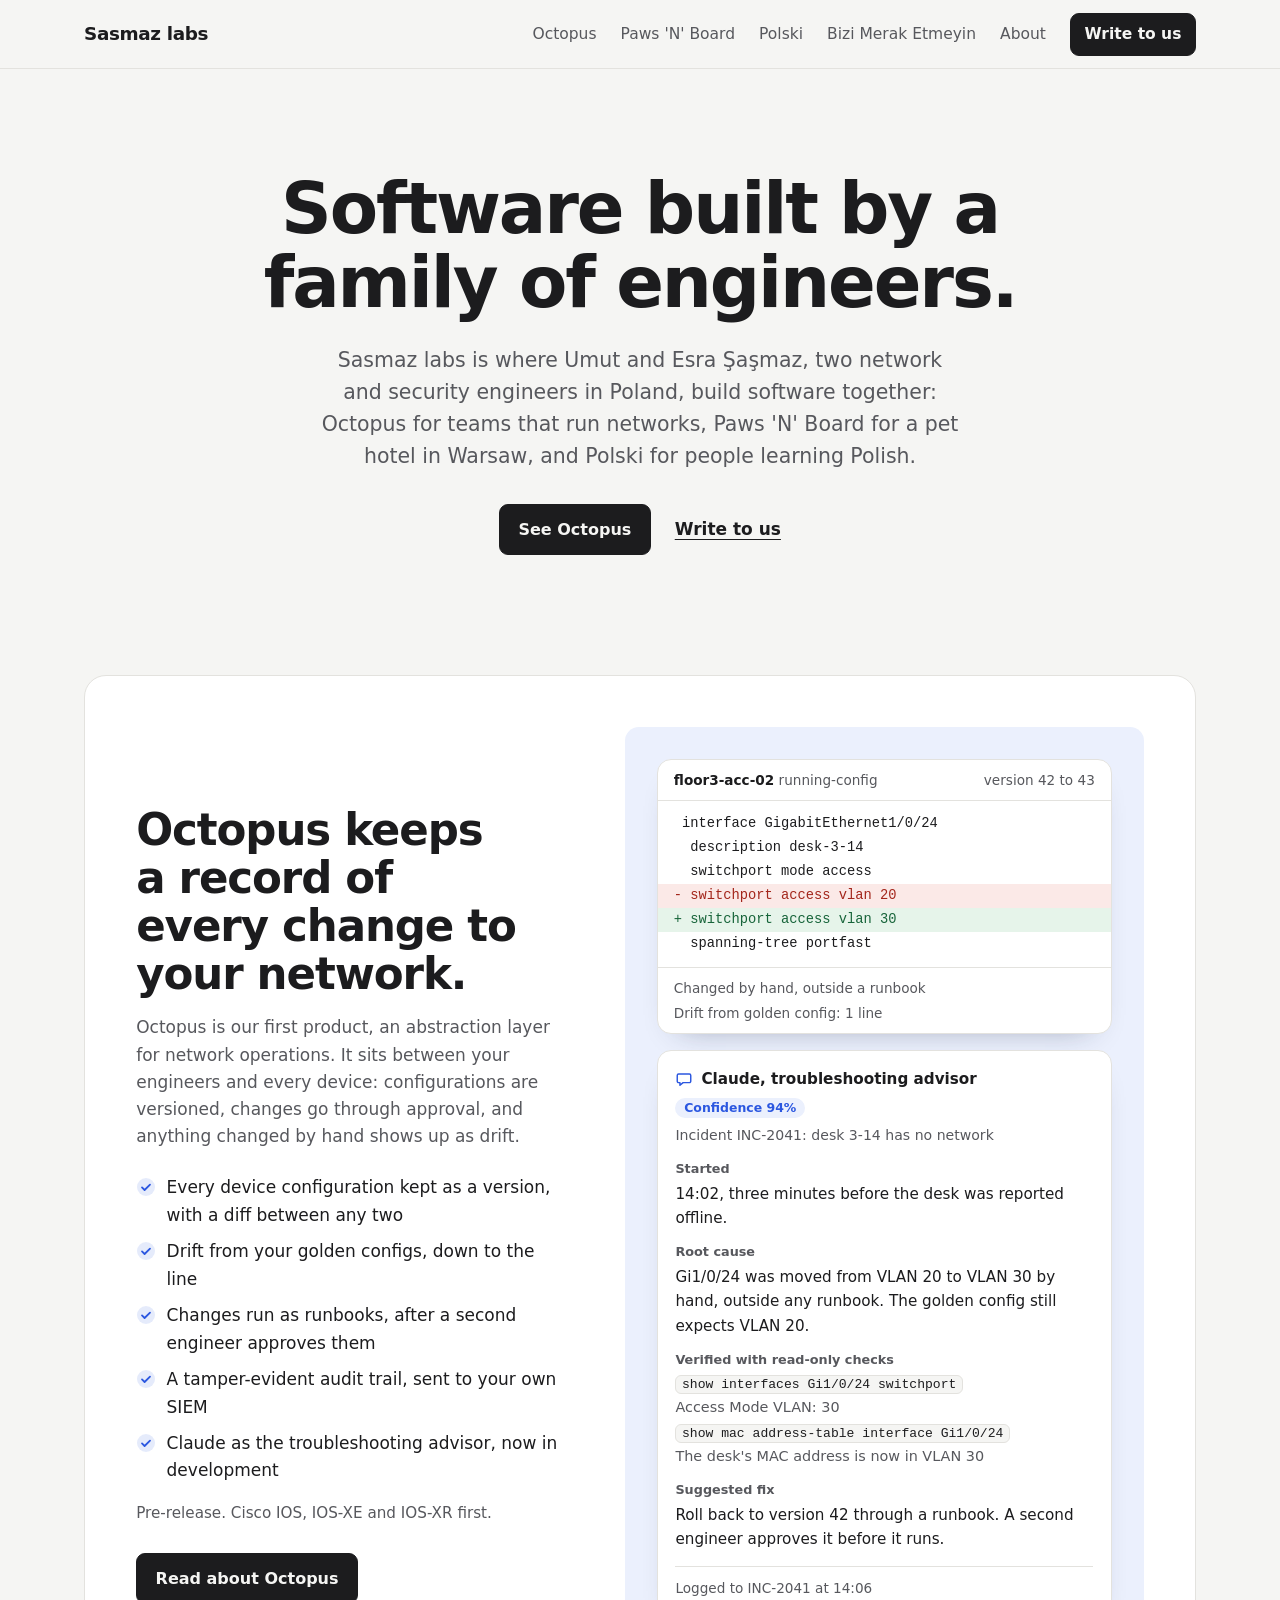
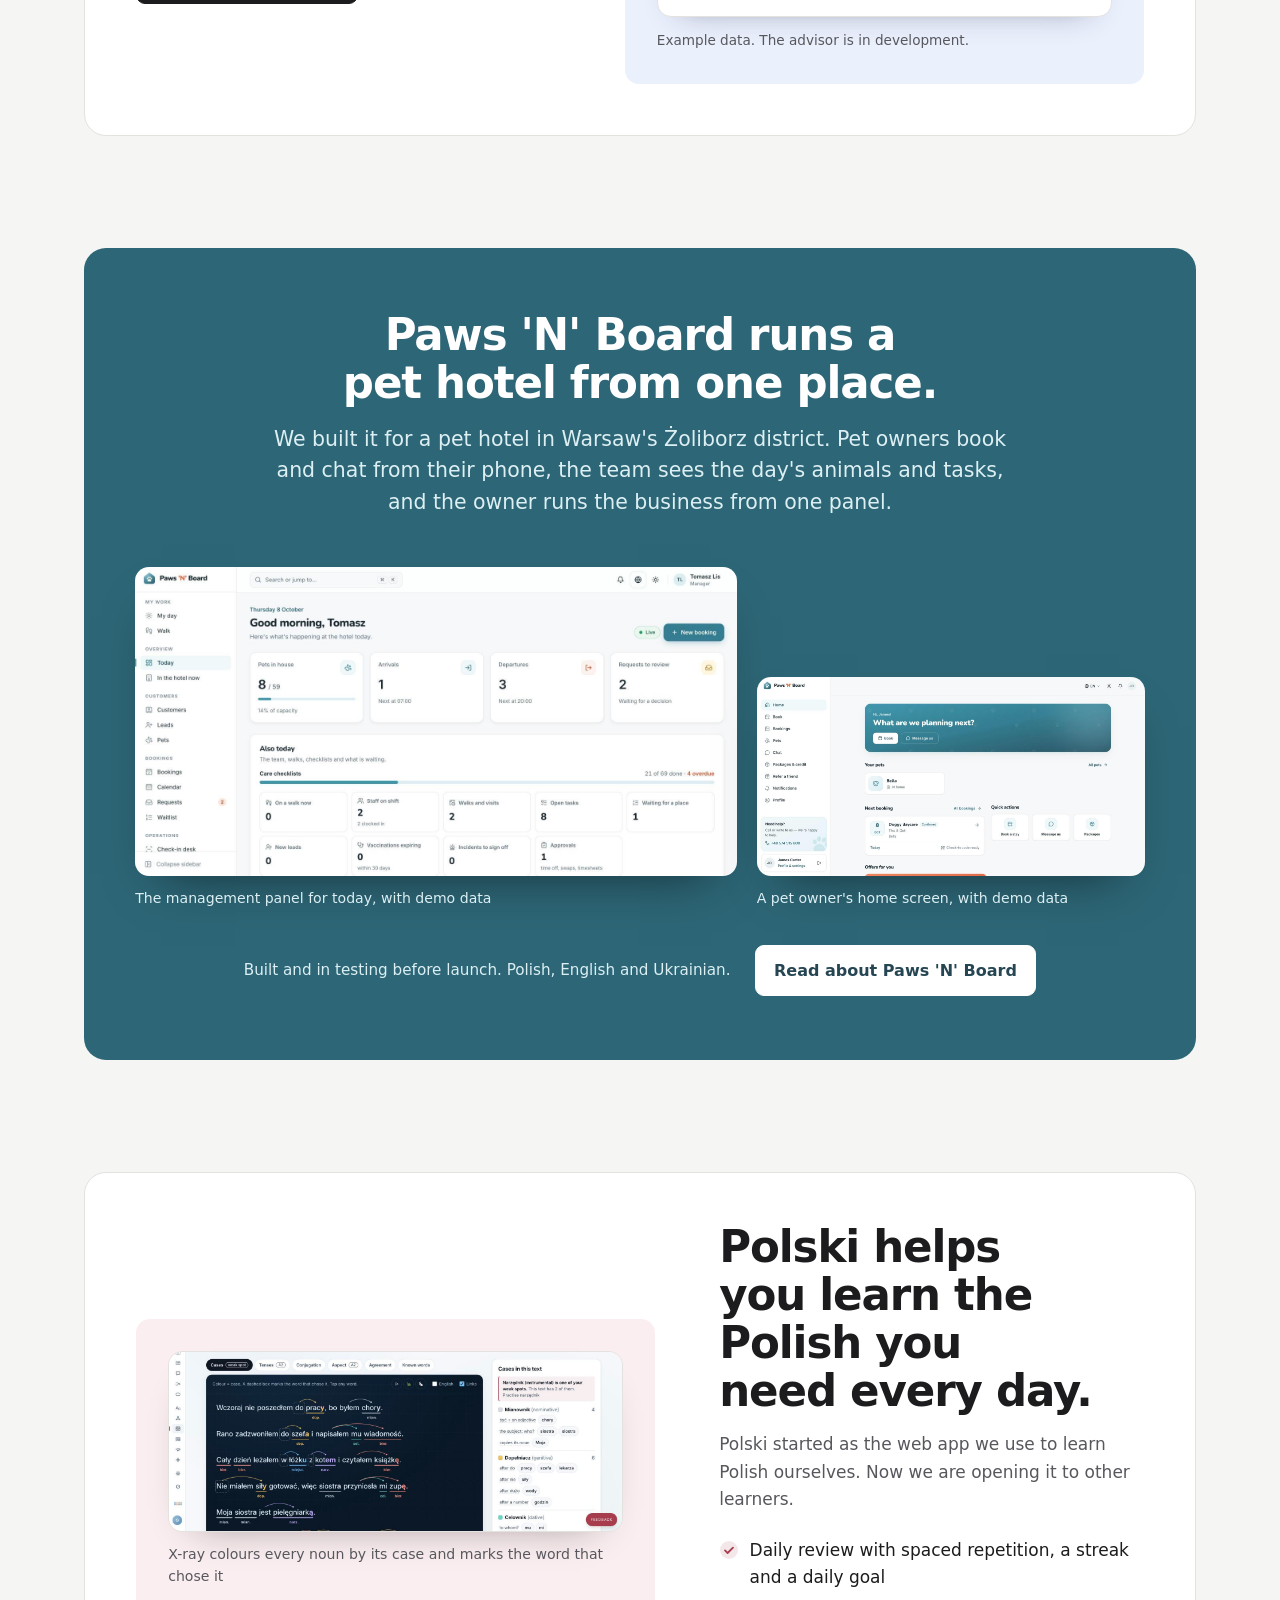
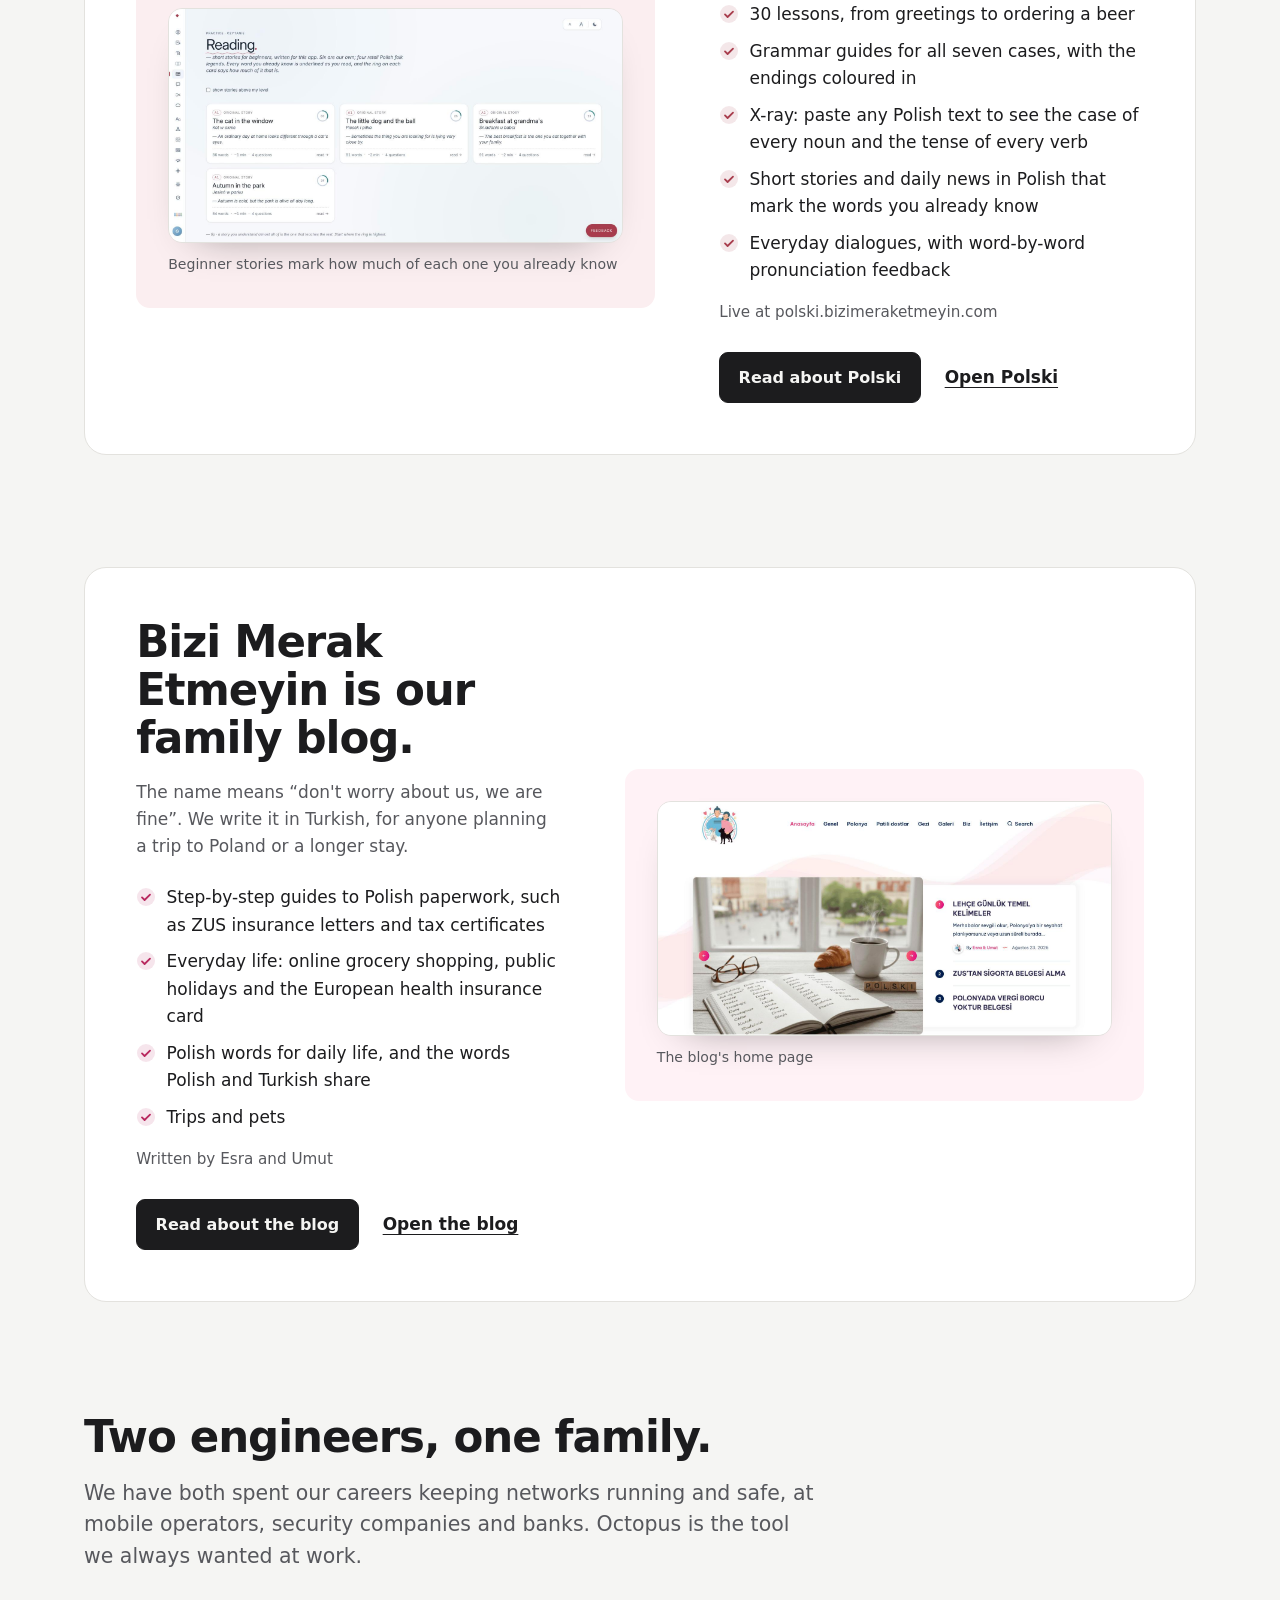
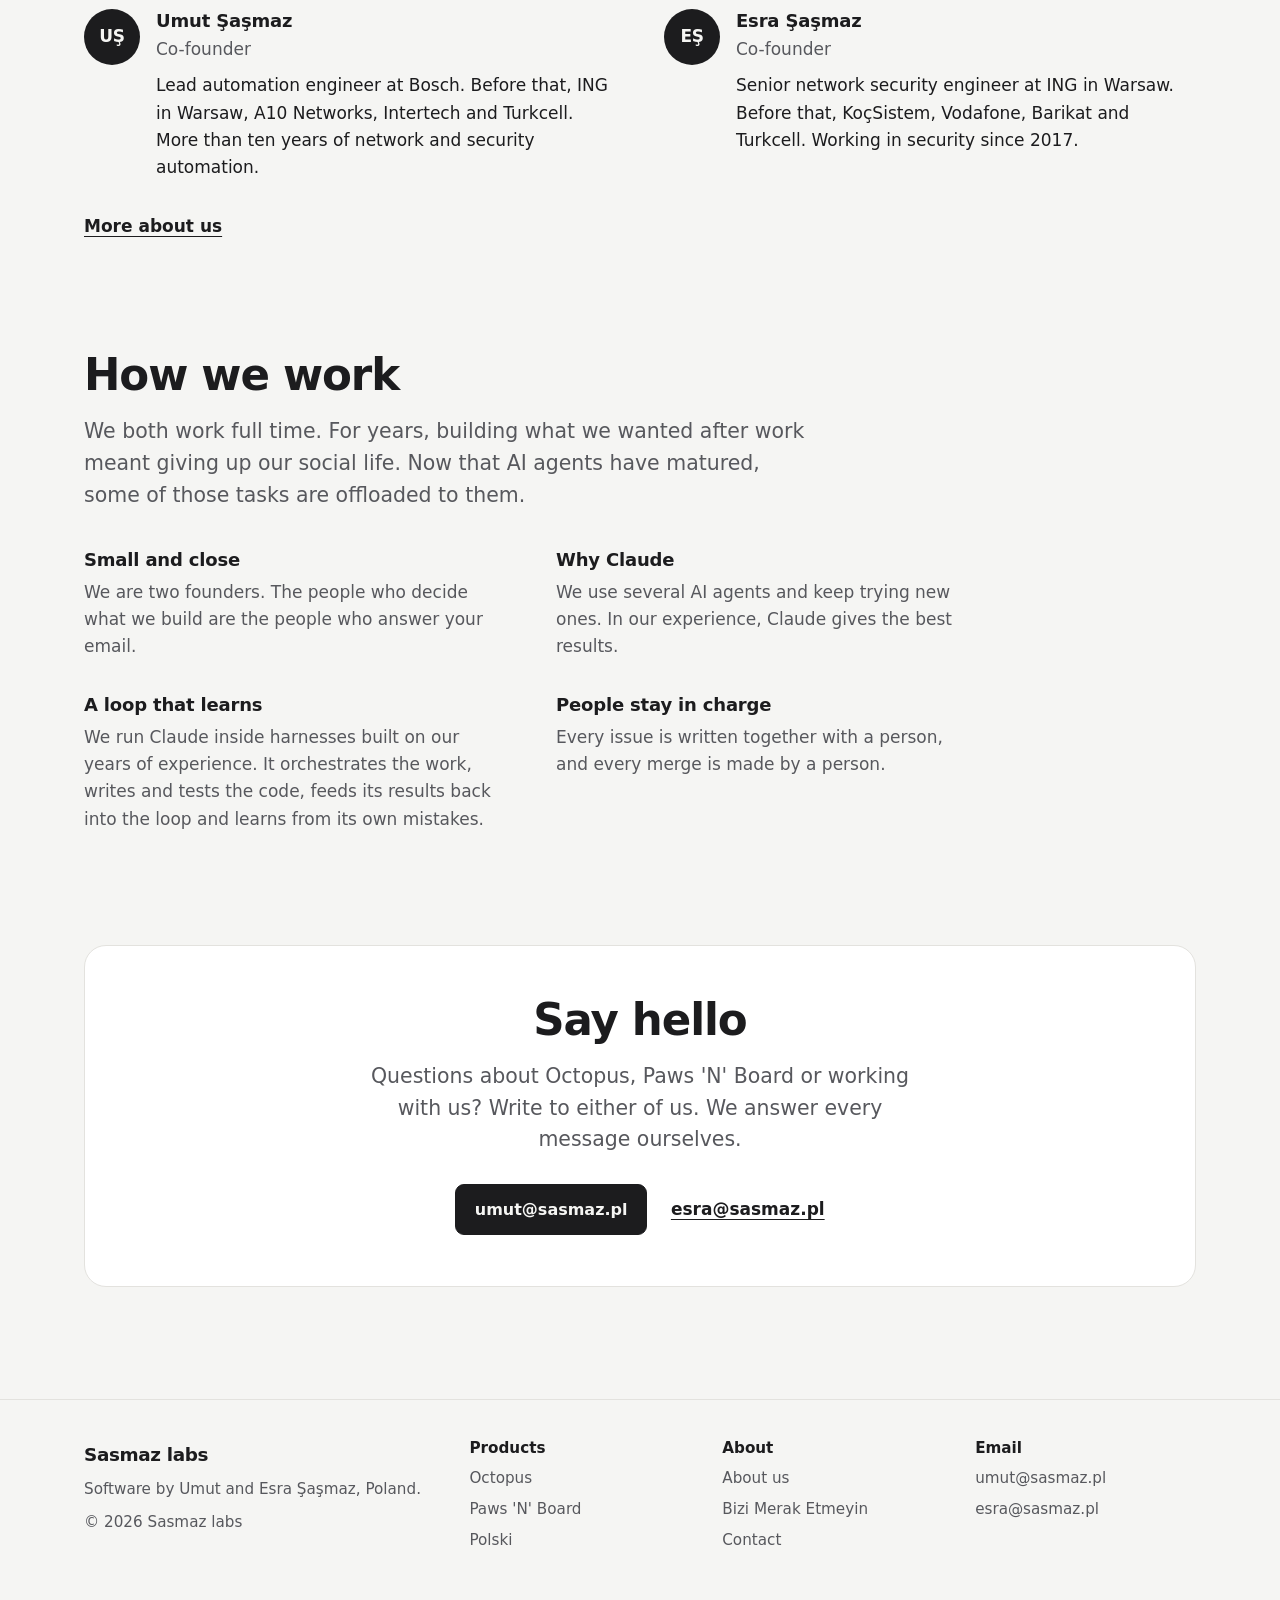
<file: index.html>
<!doctype html>
<html lang="en">
<head>
<meta charset="utf-8">
<meta name="viewport" content="width=device-width, initial-scale=1">
<title>Sasmaz labs: Octopus, Paws 'N' Board and Polski</title>
<meta name="description" content="Umut and Esra Şaşmaz build software in Poland: Octopus for network operations with a Claude advisor, Paws 'N' Board for pet hotels, Polski for learning Polish.">
<link rel="canonical" href="https://sasmaz.pl/">
<meta property="og:type" content="website">
<meta property="og:url" content="https://sasmaz.pl/">
<meta property="og:site_name" content="Sasmaz labs">
<meta property="og:title" content="Sasmaz labs">
<meta property="og:description" content="Software built by a family of engineers: Octopus, Paws 'N' Board and Polski.">
<meta property="og:image" content="https://sasmaz.pl/og-octopus.jpg">
<meta property="og:image:width" content="1200">
<meta property="og:image:height" content="629">
<meta name="twitter:card" content="summary_large_image">
<link rel="icon" href="data:image/svg+xml,%3Csvg xmlns='http://www.w3.org/2000/svg' viewBox='0 0 32 32'%3E%3Crect width='32' height='32' rx='8' fill='%231C1C1E'/%3E%3Ctext x='16' y='22.5' font-family='system-ui,sans-serif' font-size='19' font-weight='700' text-anchor='middle' fill='%23fff'%3ES%3C/text%3E%3C/svg%3E">
<link rel="stylesheet" href="style.css">
<script type="application/ld+json">
{
  "@context": "https://schema.org",
  "@type": "Organization",
  "name": "Sasmaz labs",
  "url": "https://sasmaz.pl/",
  "email": "umut@sasmaz.pl",
  "description": "Sasmaz labs is where Umut and Esra Şaşmaz build software in Poland.",
  "founder": [ { "@type": "Person", "name": "Umut Şaşmaz" }, { "@type": "Person", "name": "Esra Şaşmaz" } ],
  "address": { "@type": "PostalAddress", "addressCountry": "PL" }
}
</script>
</head>
<body>
<header class="site-header">
  <div class="wrap">
    <a class="brand" href="index.html">Sasmaz labs</a>
    <nav class="site-nav" aria-label="Main">
      <a href="octopus.html">Octopus</a>
      <a href="paws.html">Paws 'N' Board</a>
      <a href="polski.html">Polski</a>
      <a href="blog.html">Bizi Merak Etmeyin</a>
      <a href="about.html">About</a>
      <a class="btn btn-small" href="about.html#contact">Write to us</a>
    </nav>
  </div>
</header>

<main>
  <section class="hero center wrap">
    <h1>Software built by a family of engineers.</h1>
    <p class="lede">Sasmaz labs is where Umut and Esra Şaşmaz, two network and security engineers in Poland, build software together: Octopus for teams that run networks, Paws 'N' Board for a pet hotel in Warsaw, and Polski for people learning Polish.</p>
    <div class="actions">
      <a class="btn" href="octopus.html">See Octopus</a>
      <a class="text-link" href="about.html#contact">Write to us</a>
    </div>
  </section>

  <section class="section wrap" aria-labelledby="octopus-h">
    <div class="panel">
      <div class="split">
        <div class="split-text">
          <h2 id="octopus-h">Octopus keeps a record of every change to your network.</h2>
          <p class="muted">Octopus is our first product, an abstraction layer for network operations. It sits between your engineers and every device: configurations are versioned, changes go through approval, and anything changed by hand shows up as drift.</p>
          <ul class="checks">
            <li><svg viewBox="0 0 20 20" aria-hidden="true"><circle cx="10" cy="10" r="9" fill="currentColor" opacity=".12"/><path d="M6 10.4l2.6 2.6L14 7.6" fill="none" stroke="currentColor" stroke-width="1.8" stroke-linecap="round" stroke-linejoin="round"/></svg><span>Every device configuration kept as a version, with a diff between any two</span></li>
            <li><svg viewBox="0 0 20 20" aria-hidden="true"><circle cx="10" cy="10" r="9" fill="currentColor" opacity=".12"/><path d="M6 10.4l2.6 2.6L14 7.6" fill="none" stroke="currentColor" stroke-width="1.8" stroke-linecap="round" stroke-linejoin="round"/></svg><span>Drift from your golden configs, down to the line</span></li>
            <li><svg viewBox="0 0 20 20" aria-hidden="true"><circle cx="10" cy="10" r="9" fill="currentColor" opacity=".12"/><path d="M6 10.4l2.6 2.6L14 7.6" fill="none" stroke="currentColor" stroke-width="1.8" stroke-linecap="round" stroke-linejoin="round"/></svg><span>Changes run as runbooks, after a second engineer approves them</span></li>
            <li><svg viewBox="0 0 20 20" aria-hidden="true"><circle cx="10" cy="10" r="9" fill="currentColor" opacity=".12"/><path d="M6 10.4l2.6 2.6L14 7.6" fill="none" stroke="currentColor" stroke-width="1.8" stroke-linecap="round" stroke-linejoin="round"/></svg><span>A tamper-evident audit trail, sent to your own SIEM</span></li>
            <li><svg viewBox="0 0 20 20" aria-hidden="true"><circle cx="10" cy="10" r="9" fill="currentColor" opacity=".12"/><path d="M6 10.4l2.6 2.6L14 7.6" fill="none" stroke="currentColor" stroke-width="1.8" stroke-linecap="round" stroke-linejoin="round"/></svg><span>Claude as the troubleshooting advisor, now in development</span></li>
          </ul>
          <p class="status">Pre-release. Cisco IOS, IOS-XE and IOS-XR first.</p>
          <div class="actions"><a class="btn" href="octopus.html">Read about Octopus</a></div>
        </div>
        <div class="stage">
          <figure class="diff" aria-label="Example configuration diff">
            <figcaption class="diff-head"><span><b>floor3-acc-02</b> running-config</span><span>version 42 to 43</span></figcaption>
            <pre><code> interface GigabitEthernet1/0/24</code><code>  description desk-3-14</code><code>  switchport mode access</code><code class="del">- switchport access vlan 20</code><code class="add">+ switchport access vlan 30</code><code>  spanning-tree portfast</code></pre>
            <div class="diff-foot"><span>Changed by hand, outside a runbook</span><span>Drift from golden config: 1 line</span></div>
          </figure>
          <div class="advisor">
            <div class="advisor-head">
              <span class="advisor-who"><svg viewBox="0 0 20 20" aria-hidden="true"><path d="M4 4.5h12a1.5 1.5 0 0 1 1.5 1.5v6.5A1.5 1.5 0 0 1 16 14H9l-3.5 3v-3H4a1.5 1.5 0 0 1-1.5-1.5V6A1.5 1.5 0 0 1 4 4.5Z" fill="none" stroke="currentColor" stroke-width="1.6" stroke-linejoin="round"/></svg>Claude, troubleshooting advisor</span>
              <span class="pill">Confidence 94%</span>
            </div>
            <p class="advisor-incident">Incident INC-2041: desk 3-14 has no network</p>
            <dl class="advice">
              <div><dt>Started</dt><dd>14:02, three minutes before the desk was reported offline.</dd></div>
              <div><dt>Root cause</dt><dd>Gi1/0/24 was moved from VLAN 20 to VLAN 30 by hand, outside any runbook. The golden config still expects VLAN 20.</dd></div>
              <div><dt>Verified with read-only checks</dt><dd>
                <code>show interfaces Gi1/0/24 switchport</code><span class="result">Access Mode VLAN: 30</span>
                <code>show mac address-table interface Gi1/0/24</code><span class="result">The desk's MAC address is now in VLAN 30</span>
              </dd></div>
              <div><dt>Suggested fix</dt><dd>Roll back to version 42 through a runbook. A second engineer approves it before it runs.</dd></div>
            </dl>
            <p class="advisor-log">Logged to INC-2041 at 14:06</p>
          </div>
          <p class="example-note">Example data. The advisor is in development.</p>
        </div>
      </div>
    </div>
  </section>

  <section class="section wrap" aria-labelledby="paws-h">
    <div class="band">
      <div class="head">
        <h2 id="paws-h">Paws 'N' Board runs a pet hotel from one place.</h2>
        <p class="lede">We built it for a pet hotel in Warsaw's Żoliborz district. Pet owners book and chat from their phone, the team sees the day's animals and tasks, and the owner runs the business from one panel.</p>
      </div>
      <div class="shots">
        <figure class="shot">
          <img loading="lazy" decoding="async" src="paws-panel.jpg" width="1512" height="778" alt="The Paws 'N' Board management panel for today: pets in the hotel, arrivals, departures, requests and care checklists.">
          <figcaption>The management panel for today, with demo data</figcaption>
        </figure>
        <figure class="shot">
          <img loading="lazy" decoding="async" src="paws-customer.jpg" width="1512" height="778" alt="The pet owner's home screen in Paws 'N' Board, showing their pets, the next booking and quick actions.">
          <figcaption>A pet owner's home screen, with demo data</figcaption>
        </figure>
      </div>
      <div class="band-foot">
        <p class="status">Built and in testing before launch. Polish, English and Ukrainian.</p>
        <a class="btn btn-light" href="paws.html">Read about Paws 'N' Board</a>
      </div>
    </div>
  </section>

  <section class="section wrap" aria-labelledby="polski-h">
    <div class="panel">
      <div class="split rev">
        <div class="split-text">
          <h2 id="polski-h">Polski helps you learn the Polish you need every day.</h2>
          <p class="muted">Polski started as the web app we use to learn Polish ourselves. Now we are opening it to other learners.</p>
          <ul class="checks checks-polski">
            <li><svg viewBox="0 0 20 20" aria-hidden="true"><circle cx="10" cy="10" r="9" fill="currentColor" opacity=".12"/><path d="M6 10.4l2.6 2.6L14 7.6" fill="none" stroke="currentColor" stroke-width="1.8" stroke-linecap="round" stroke-linejoin="round"/></svg><span>Daily review with spaced repetition, a streak and a daily goal</span></li>
            <li><svg viewBox="0 0 20 20" aria-hidden="true"><circle cx="10" cy="10" r="9" fill="currentColor" opacity=".12"/><path d="M6 10.4l2.6 2.6L14 7.6" fill="none" stroke="currentColor" stroke-width="1.8" stroke-linecap="round" stroke-linejoin="round"/></svg><span>30 lessons, from greetings to ordering a beer</span></li>
            <li><svg viewBox="0 0 20 20" aria-hidden="true"><circle cx="10" cy="10" r="9" fill="currentColor" opacity=".12"/><path d="M6 10.4l2.6 2.6L14 7.6" fill="none" stroke="currentColor" stroke-width="1.8" stroke-linecap="round" stroke-linejoin="round"/></svg><span>Grammar guides for all seven cases, with the endings coloured in</span></li>
            <li><svg viewBox="0 0 20 20" aria-hidden="true"><circle cx="10" cy="10" r="9" fill="currentColor" opacity=".12"/><path d="M6 10.4l2.6 2.6L14 7.6" fill="none" stroke="currentColor" stroke-width="1.8" stroke-linecap="round" stroke-linejoin="round"/></svg><span>X-ray: paste any Polish text to see the case of every noun and the tense of every verb</span></li>
            <li><svg viewBox="0 0 20 20" aria-hidden="true"><circle cx="10" cy="10" r="9" fill="currentColor" opacity=".12"/><path d="M6 10.4l2.6 2.6L14 7.6" fill="none" stroke="currentColor" stroke-width="1.8" stroke-linecap="round" stroke-linejoin="round"/></svg><span>Short stories and daily news in Polish that mark the words you already know</span></li>
            <li><svg viewBox="0 0 20 20" aria-hidden="true"><circle cx="10" cy="10" r="9" fill="currentColor" opacity=".12"/><path d="M6 10.4l2.6 2.6L14 7.6" fill="none" stroke="currentColor" stroke-width="1.8" stroke-linecap="round" stroke-linejoin="round"/></svg><span>Everyday dialogues, with word-by-word pronunciation feedback</span></li>
          </ul>
          <p class="status">Live at polski.bizimeraketmeyin.com</p>
          <div class="actions"><a class="btn" href="polski.html">Read about Polski</a><a class="text-link" href="https://polski.bizimeraketmeyin.com/">Open Polski</a></div>
        </div>
        <div class="stage stage-polski">
          <figure class="shot">
            <img loading="lazy" decoding="async" src="polski-xray.jpg" width="1512" height="598" alt="Polski X-ray: a short Polish text with each noun underlined in the colour of its case, and a side panel listing the cases found in the text.">
            <figcaption>X-ray colours every noun by its case and marks the word that chose it</figcaption>
          </figure>
          <figure class="shot">
            <img loading="lazy" decoding="async" src="polski-reading.jpg" width="1512" height="778" alt="The Polski reading page with four beginner stories, each showing how much of it the reader already knows.">
            <figcaption>Beginner stories mark how much of each one you already know</figcaption>
          </figure>
        </div>
      </div>
    </div>
  </section>

  <section class="section wrap" aria-labelledby="blog-h">
    <div class="panel panel-blog">
      <div class="split">
        <div class="split-text">
          <h2 id="blog-h">Bizi Merak Etmeyin is our family blog.</h2>
          <p class="muted">The name means &ldquo;don't worry about us, we are fine&rdquo;. We write it in Turkish, for anyone planning a trip to Poland or a longer stay.</p>
          <ul class="checks checks-blog">
            <li><svg viewBox="0 0 20 20" aria-hidden="true"><circle cx="10" cy="10" r="9" fill="currentColor" opacity=".12"/><path d="M6 10.4l2.6 2.6L14 7.6" fill="none" stroke="currentColor" stroke-width="1.8" stroke-linecap="round" stroke-linejoin="round"/></svg><span>Step-by-step guides to Polish paperwork, such as ZUS insurance letters and tax certificates</span></li>
            <li><svg viewBox="0 0 20 20" aria-hidden="true"><circle cx="10" cy="10" r="9" fill="currentColor" opacity=".12"/><path d="M6 10.4l2.6 2.6L14 7.6" fill="none" stroke="currentColor" stroke-width="1.8" stroke-linecap="round" stroke-linejoin="round"/></svg><span>Everyday life: online grocery shopping, public holidays and the European health insurance card</span></li>
            <li><svg viewBox="0 0 20 20" aria-hidden="true"><circle cx="10" cy="10" r="9" fill="currentColor" opacity=".12"/><path d="M6 10.4l2.6 2.6L14 7.6" fill="none" stroke="currentColor" stroke-width="1.8" stroke-linecap="round" stroke-linejoin="round"/></svg><span>Polish words for daily life, and the words Polish and Turkish share</span></li>
            <li><svg viewBox="0 0 20 20" aria-hidden="true"><circle cx="10" cy="10" r="9" fill="currentColor" opacity=".12"/><path d="M6 10.4l2.6 2.6L14 7.6" fill="none" stroke="currentColor" stroke-width="1.8" stroke-linecap="round" stroke-linejoin="round"/></svg><span>Trips and pets</span></li>
          </ul>
          <p class="status">Written by Esra and Umut</p>
          <div class="actions"><a class="btn" href="blog.html">Read about the blog</a><a class="text-link" href="https://bizimeraketmeyin.com/">Open the blog</a></div>
        </div>
        <div class="stage stage-blog">
          <figure class="shot">
            <img loading="lazy" decoding="async" src="blog-home.jpg" width="1512" height="778" alt="The Bizi Merak Etmeyin home page: a family illustration with two pets, the menu, and the latest post about everyday Polish words.">
            <figcaption>The blog's home page</figcaption>
          </figure>
        </div>
      </div>
    </div>
  </section>

  <section class="section wrap" aria-labelledby="people-h">
    <div class="head">
      <h2 id="people-h">Two engineers, one family.</h2>
      <p class="lede">We have both spent our careers keeping networks running and safe, at mobile operators, security companies and banks. Octopus is the tool we always wanted at work.</p>
    </div>
    <div class="people">
      <div class="person">
        <span class="avatar" aria-hidden="true">UŞ</span>
        <div>
          <h3>Umut Şaşmaz</h3>
          <p class="role">Co-founder</p>
          <p>Lead automation engineer at Bosch. Before that, ING in Warsaw, A10 Networks, Intertech and Turkcell. More than ten years of network and security automation.</p>
        </div>
      </div>
      <div class="person">
        <span class="avatar" aria-hidden="true">EŞ</span>
        <div>
          <h3>Esra Şaşmaz</h3>
          <p class="role">Co-founder</p>
          <p>Senior network security engineer at ING in Warsaw. Before that, KoçSistem, Vodafone, Barikat and Turkcell. Working in security since 2017.</p>
        </div>
      </div>
    </div>
    <div class="actions"><a class="text-link" href="about.html">More about us</a></div>
  </section>

  <section class="section wrap" aria-labelledby="work-h">
    <div class="head">
      <h2 id="work-h">How we work</h2>
      <p class="lede">We both work full time. For years, building what we wanted after work meant giving up our social life. Now that AI agents have matured, some of those tasks are offloaded to them.</p>
    </div>
    <div class="cols cols-2">
      <div>
        <h3>Small and close</h3>
        <p>We are two founders. The people who decide what we build are the people who answer your email.</p>
      </div>
      <div>
        <h3>Why Claude</h3>
        <p>We use several AI agents and keep trying new ones. In our experience, Claude gives the best results.</p>
      </div>
      <div>
        <h3>A loop that learns</h3>
        <p>We run Claude inside harnesses built on our years of experience. It orchestrates the work, writes and tests the code, feeds its results back into the loop and learns from its own mistakes.</p>
      </div>
      <div>
        <h3>People stay in charge</h3>
        <p>Every issue is written together with a person, and every merge is made by a person.</p>
      </div>
    </div>
  </section>

  <section class="section wrap" aria-labelledby="hello-h">
    <div class="panel center">
      <h2 id="hello-h">Say hello</h2>
      <p class="lede">Questions about Octopus, Paws 'N' Board or working with us? Write to either of us. We answer every message ourselves.</p>
      <div class="actions">
        <a class="btn" href="mailto:umut@sasmaz.pl">umut@sasmaz.pl</a>
        <a class="text-link" href="mailto:esra@sasmaz.pl">esra@sasmaz.pl</a>
      </div>
    </div>
  </section>
</main>

<footer class="site-footer">
  <div class="wrap footer-grid">
    <div class="footer-brand">
      <a class="brand" href="index.html">Sasmaz labs</a>
      <p>Software by Umut and Esra Şaşmaz, Poland.</p>
      <p>© 2026 Sasmaz labs</p>
    </div>
    <nav aria-label="Products">
      <h2>Products</h2>
      <ul><li><a href="octopus.html">Octopus</a></li><li><a href="paws.html">Paws 'N' Board</a></li><li><a href="polski.html">Polski</a></li></ul>
    </nav>
    <nav aria-label="About">
      <h2>About</h2>
      <ul><li><a href="about.html">About us</a></li><li><a href="blog.html">Bizi Merak Etmeyin</a></li><li><a href="about.html#contact">Contact</a></li></ul>
    </nav>
    <div>
      <h2>Email</h2>
      <ul><li><a href="mailto:umut@sasmaz.pl">umut@sasmaz.pl</a></li><li><a href="mailto:esra@sasmaz.pl">esra@sasmaz.pl</a></li></ul>
    </div>
  </div>
</footer>
</body>
</html>
</file>
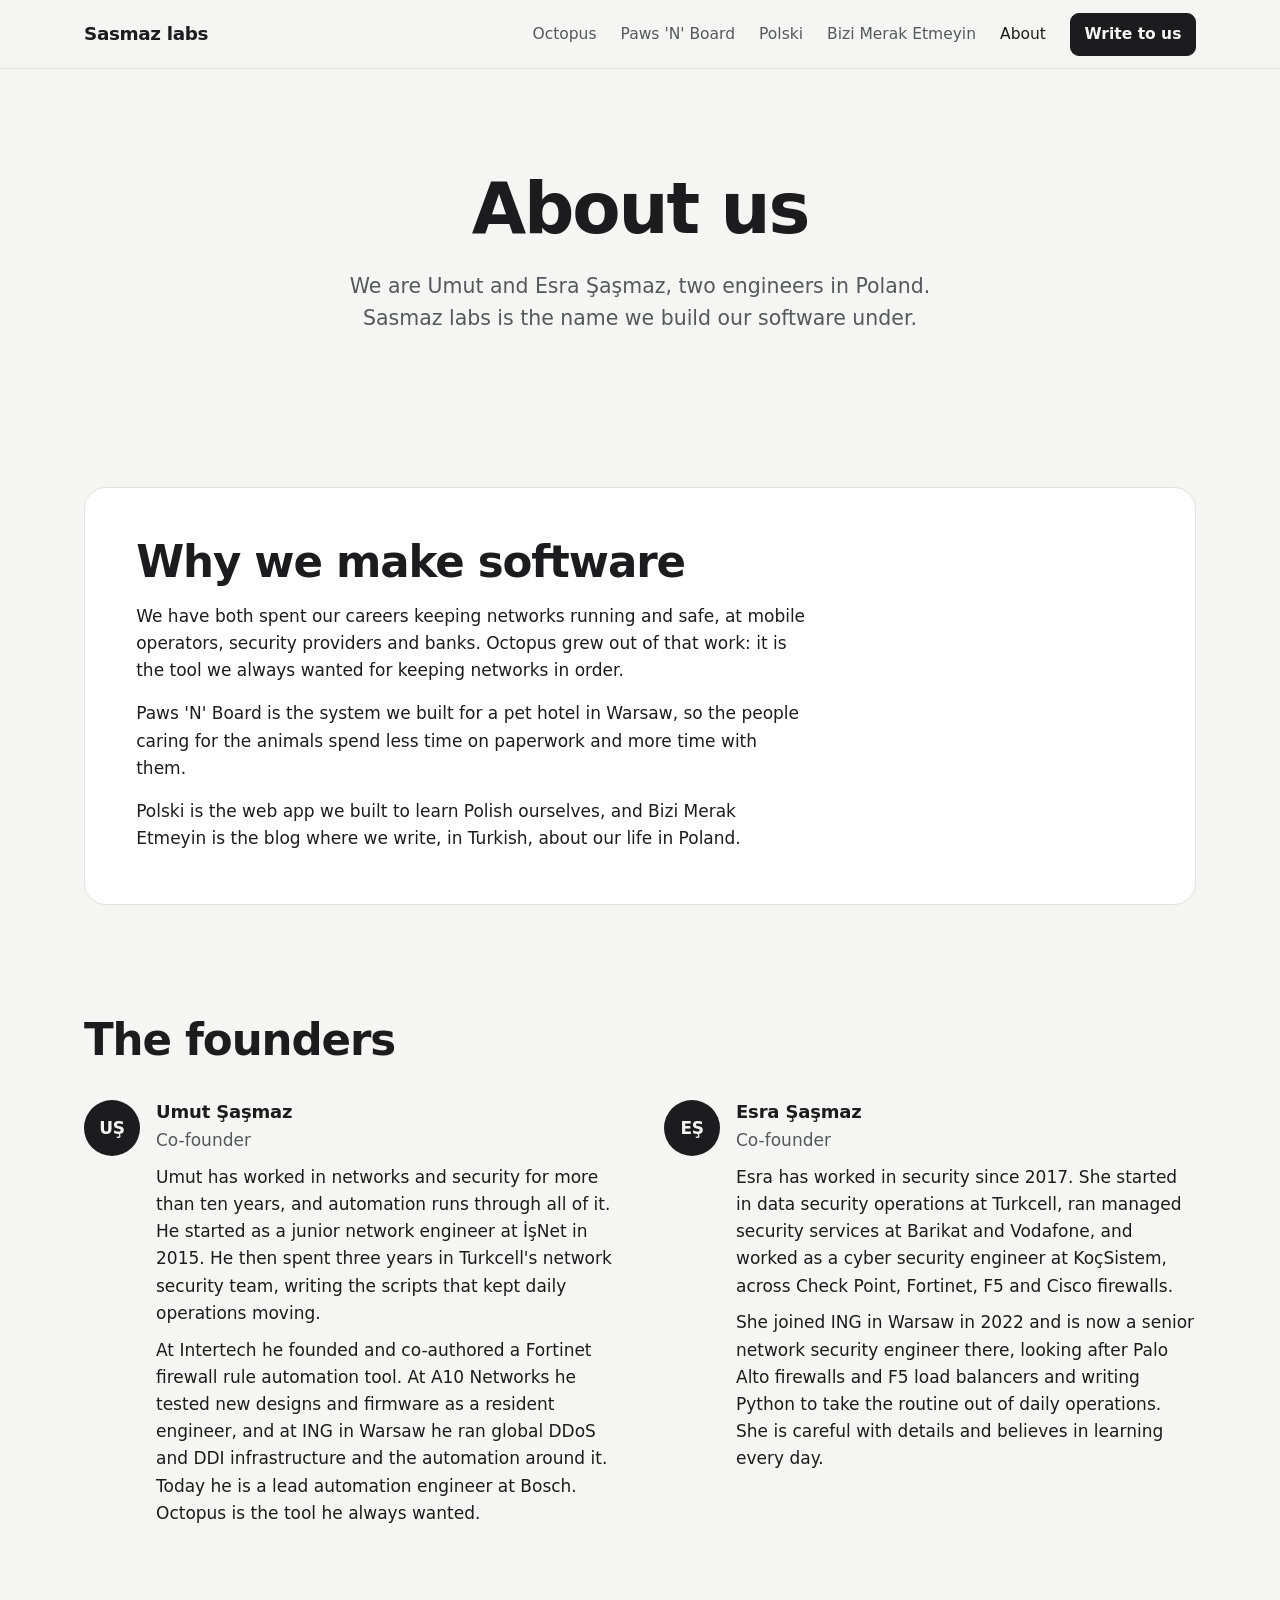
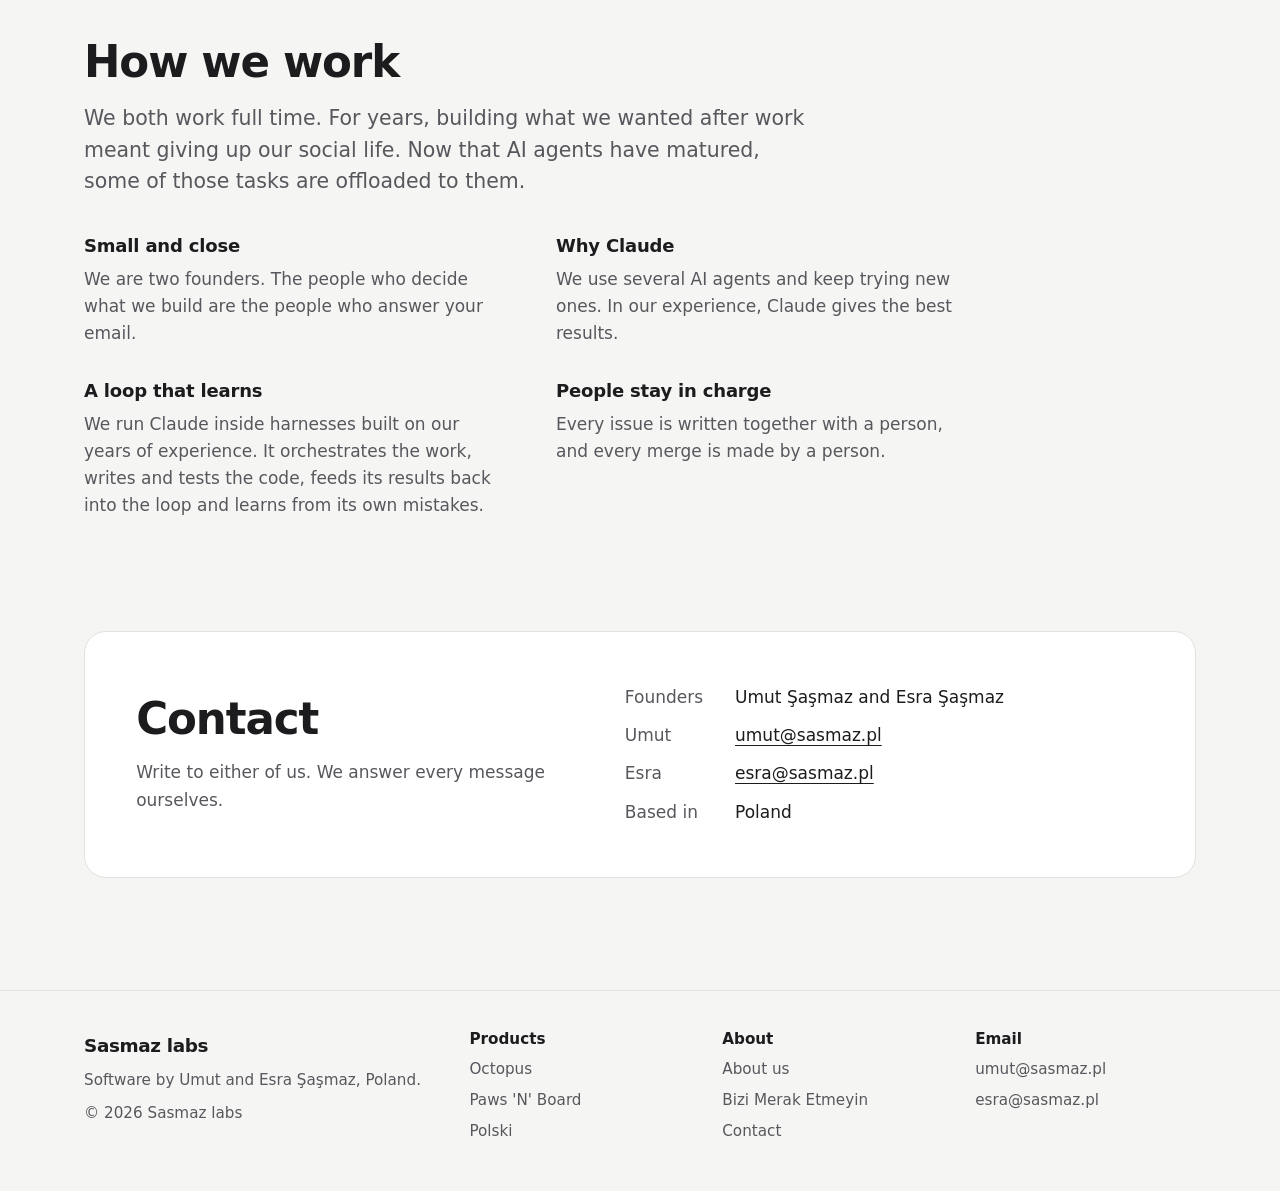
<file: about.html>
<!doctype html>
<html lang="en">
<head>
<meta charset="utf-8">
<meta name="viewport" content="width=device-width, initial-scale=1">
<title>About Sasmaz labs</title>
<meta name="description" content="Sasmaz labs is the name Umut and Esra Şaşmaz, two engineers in Poland, build their software under.">
<link rel="canonical" href="https://sasmaz.pl/about.html">
<meta property="og:type" content="website">
<meta property="og:url" content="https://sasmaz.pl/about.html">
<meta property="og:site_name" content="Sasmaz labs">
<meta property="og:title" content="About Sasmaz labs">
<meta property="og:description" content="Software by Umut and Esra Şaşmaz, Poland.">
<meta property="og:image" content="https://sasmaz.pl/og-octopus.jpg">
<meta property="og:image:width" content="1200">
<meta property="og:image:height" content="629">
<meta name="twitter:card" content="summary_large_image">
<link rel="icon" href="data:image/svg+xml,%3Csvg xmlns='http://www.w3.org/2000/svg' viewBox='0 0 32 32'%3E%3Crect width='32' height='32' rx='8' fill='%231C1C1E'/%3E%3Ctext x='16' y='22.5' font-family='system-ui,sans-serif' font-size='19' font-weight='700' text-anchor='middle' fill='%23fff'%3ES%3C/text%3E%3C/svg%3E">
<link rel="stylesheet" href="style.css">
</head>
<body>
<header class="site-header">
  <div class="wrap">
    <a class="brand" href="index.html">Sasmaz labs</a>
    <nav class="site-nav" aria-label="Main">
      <a href="octopus.html">Octopus</a>
      <a href="paws.html">Paws 'N' Board</a>
      <a href="polski.html">Polski</a>
      <a href="blog.html">Bizi Merak Etmeyin</a>
      <a href="about.html" aria-current="page">About</a>
      <a class="btn btn-small" href="about.html#contact">Write to us</a>
    </nav>
  </div>
</header>

<main>
  <section class="hero center wrap">
    <h1>About us</h1>
    <p class="lede">We are Umut and Esra Şaşmaz, two engineers in Poland. Sasmaz labs is the name we build our software under.</p>
  </section>

  <section class="section wrap" aria-labelledby="why-h">
    <div class="panel">
      <div class="prose">
        <h2 id="why-h">Why we make software</h2>
        <p>We have both spent our careers keeping networks running and safe, at mobile operators, security providers and banks. Octopus grew out of that work: it is the tool we always wanted for keeping networks in order.</p>
        <p>Paws 'N' Board is the system we built for a pet hotel in Warsaw, so the people caring for the animals spend less time on paperwork and more time with them.</p>
        <p>Polski is the web app we built to learn Polish ourselves, and Bizi Merak Etmeyin is the blog where we write, in Turkish, about our life in Poland.</p>
      </div>
    </div>
  </section>

  <section class="section wrap" aria-labelledby="founders-h">
    <h2 id="founders-h">The founders</h2>
    <div class="people">
      <div class="person">
        <span class="avatar" aria-hidden="true">UŞ</span>
        <div>
          <h3>Umut Şaşmaz</h3>
          <p class="role">Co-founder</p>
          <p>Umut has worked in networks and security for more than ten years, and automation runs through all of it. He started as a junior network engineer at İşNet in 2015. He then spent three years in Turkcell's network security team, writing the scripts that kept daily operations moving.</p>
          <p>At Intertech he founded and co-authored a Fortinet firewall rule automation tool. At A10 Networks he tested new designs and firmware as a resident engineer, and at ING in Warsaw he ran global DDoS and DDI infrastructure and the automation around it. Today he is a lead automation engineer at Bosch. Octopus is the tool he always wanted.</p>
        </div>
      </div>
      <div class="person">
        <span class="avatar" aria-hidden="true">EŞ</span>
        <div>
          <h3>Esra Şaşmaz</h3>
          <p class="role">Co-founder</p>
          <p>Esra has worked in security since 2017. She started in data security operations at Turkcell, ran managed security services at Barikat and Vodafone, and worked as a cyber security engineer at KoçSistem, across Check Point, Fortinet, F5 and Cisco firewalls.</p>
          <p>She joined ING in Warsaw in 2022 and is now a senior network security engineer there, looking after Palo Alto firewalls and F5 load balancers and writing Python to take the routine out of daily operations. She is careful with details and believes in learning every day.</p>
        </div>
      </div>
    </div>
  </section>

  <section class="section wrap" aria-labelledby="how-h">
    <div class="head">
      <h2 id="how-h">How we work</h2>
      <p class="lede">We both work full time. For years, building what we wanted after work meant giving up our social life. Now that AI agents have matured, some of those tasks are offloaded to them.</p>
    </div>
    <div class="cols cols-2">
      <div>
        <h3>Small and close</h3>
        <p>We are two founders. The people who decide what we build are the people who answer your email.</p>
      </div>
      <div>
        <h3>Why Claude</h3>
        <p>We use several AI agents and keep trying new ones. In our experience, Claude gives the best results.</p>
      </div>
      <div>
        <h3>A loop that learns</h3>
        <p>We run Claude inside harnesses built on our years of experience. It orchestrates the work, writes and tests the code, feeds its results back into the loop and learns from its own mistakes.</p>
      </div>
      <div>
        <h3>People stay in charge</h3>
        <p>Every issue is written together with a person, and every merge is made by a person.</p>
      </div>
    </div>
  </section>

  <section class="section wrap" id="contact" aria-labelledby="contact-h">
    <div class="panel">
      <div class="split">
        <div class="split-text">
          <h2 id="contact-h">Contact</h2>
          <p class="muted">Write to either of us. We answer every message ourselves.</p>
        </div>
        <dl class="facts">
          <dt>Founders</dt><dd>Umut Şaşmaz and Esra Şaşmaz</dd>
          <dt>Umut</dt><dd><a href="mailto:umut@sasmaz.pl">umut@sasmaz.pl</a></dd>
          <dt>Esra</dt><dd><a href="mailto:esra@sasmaz.pl">esra@sasmaz.pl</a></dd>
          <dt>Based in</dt><dd>Poland</dd>
        </dl>
      </div>
    </div>
  </section>
</main>

<footer class="site-footer">
  <div class="wrap footer-grid">
    <div class="footer-brand">
      <a class="brand" href="index.html">Sasmaz labs</a>
      <p>Software by Umut and Esra Şaşmaz, Poland.</p>
      <p>© 2026 Sasmaz labs</p>
    </div>
    <nav aria-label="Products">
      <h2>Products</h2>
      <ul><li><a href="octopus.html">Octopus</a></li><li><a href="paws.html">Paws 'N' Board</a></li><li><a href="polski.html">Polski</a></li></ul>
    </nav>
    <nav aria-label="About">
      <h2>About</h2>
      <ul><li><a href="about.html">About us</a></li><li><a href="blog.html">Bizi Merak Etmeyin</a></li><li><a href="about.html#contact">Contact</a></li></ul>
    </nav>
    <div>
      <h2>Email</h2>
      <ul><li><a href="mailto:umut@sasmaz.pl">umut@sasmaz.pl</a></li><li><a href="mailto:esra@sasmaz.pl">esra@sasmaz.pl</a></li></ul>
    </div>
  </div>
</footer>
</body>
</html>
</file>
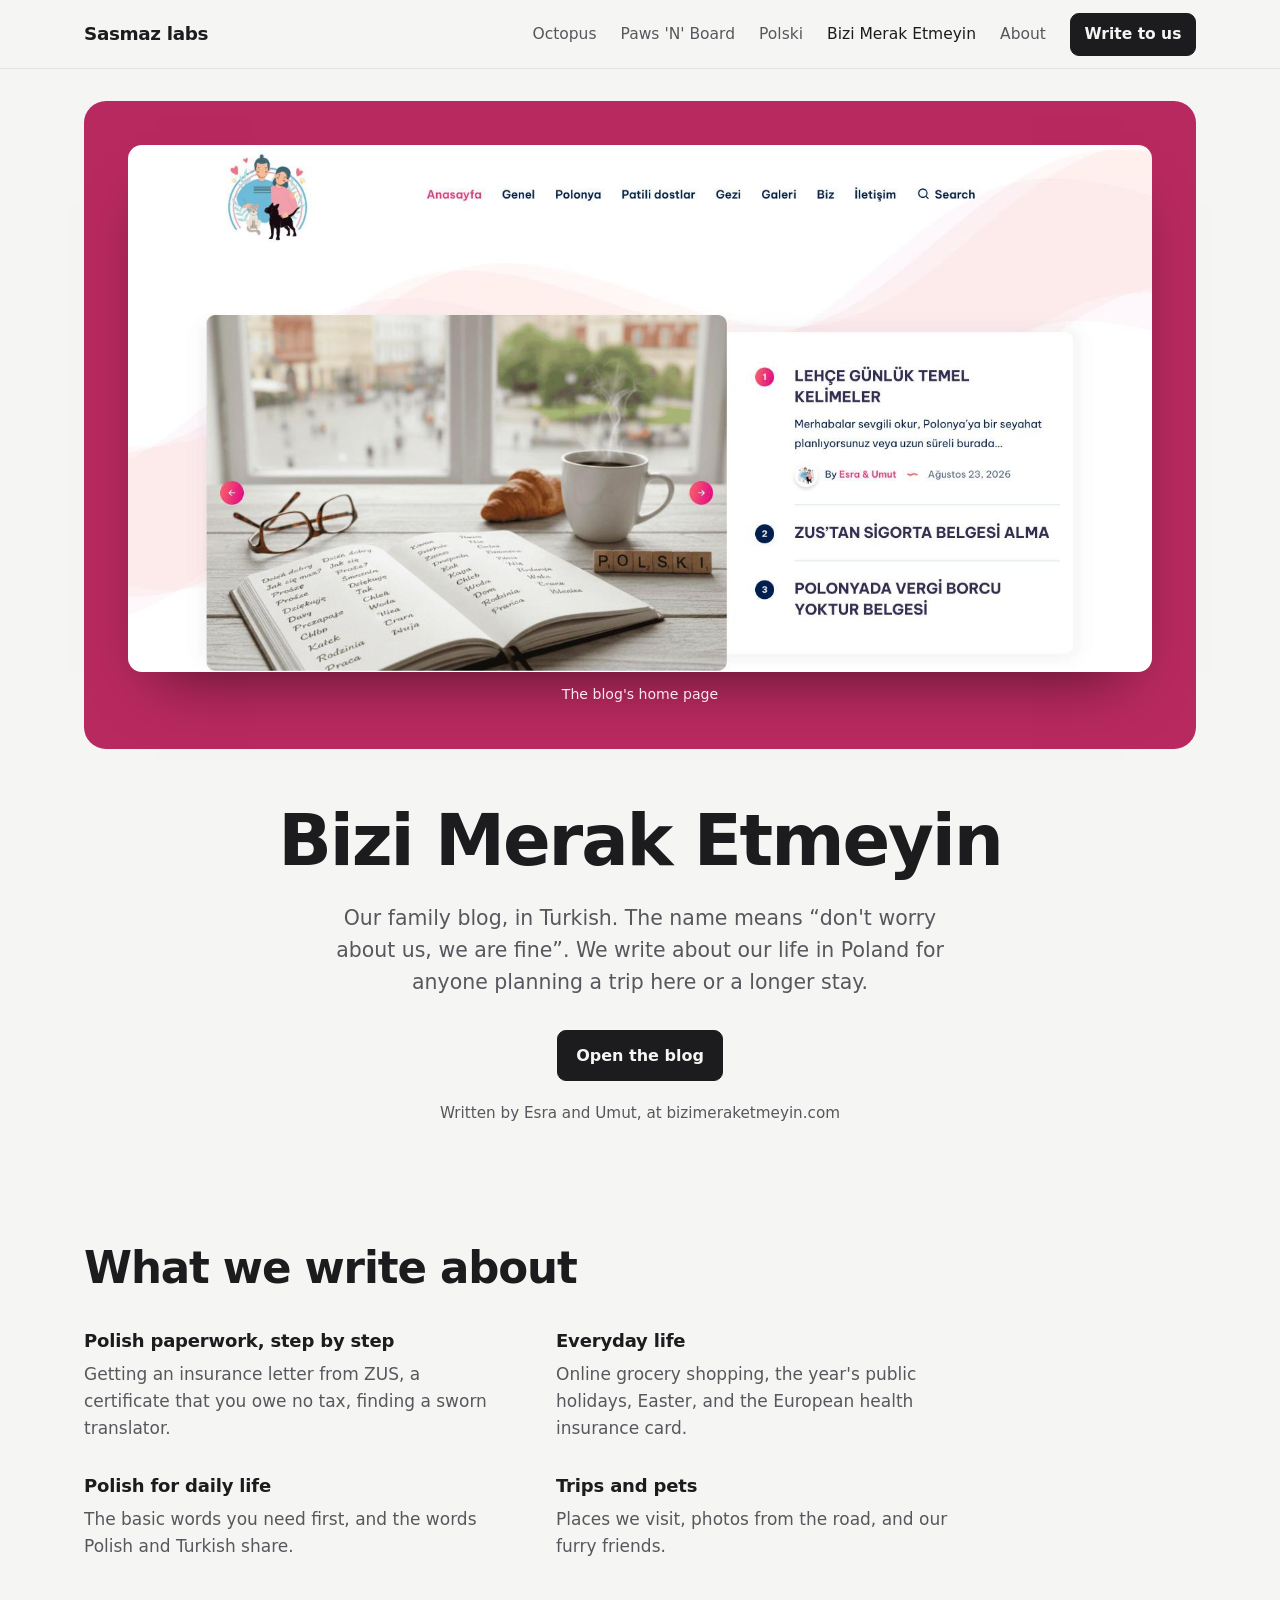
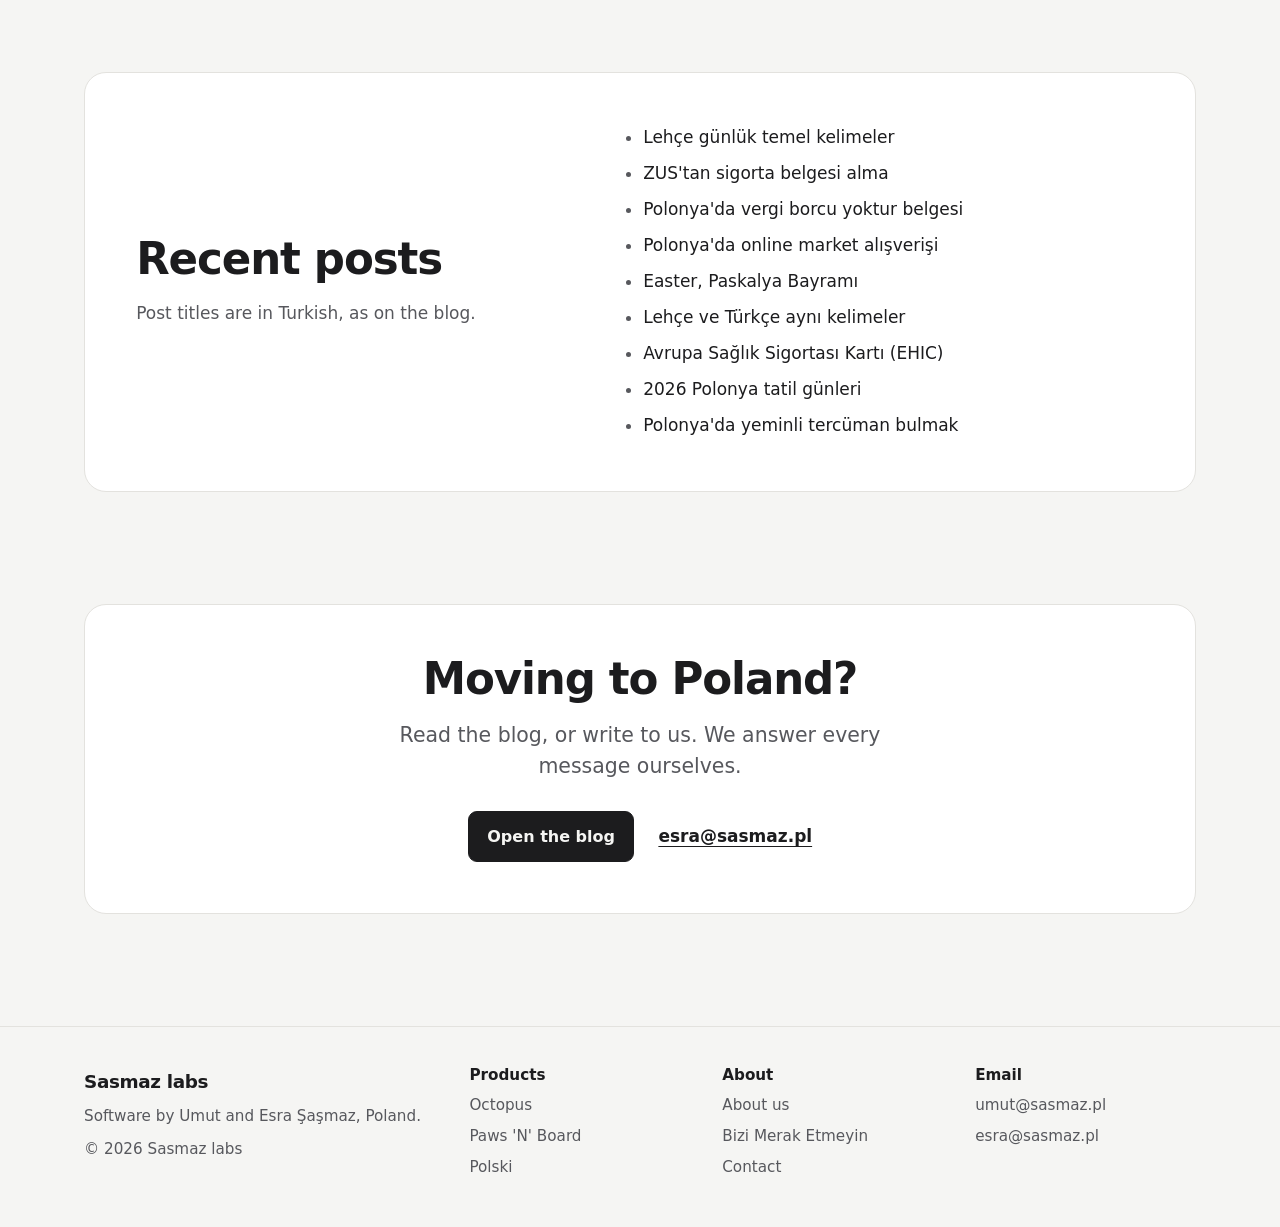
<file: blog.html>
<!doctype html>
<html lang="en">
<head>
<meta charset="utf-8">
<meta name="viewport" content="width=device-width, initial-scale=1">
<title>Bizi Merak Etmeyin, our family blog</title>
<meta name="description" content="Bizi Merak Etmeyin is the Turkish family blog of Esra and Umut Şaşmaz about life in Poland: official paperwork, everyday life, Polish words, trips and pets.">
<link rel="canonical" href="https://sasmaz.pl/blog.html">
<meta property="og:type" content="website">
<meta property="og:url" content="https://sasmaz.pl/blog.html">
<meta property="og:site_name" content="Sasmaz labs">
<meta property="og:title" content="Bizi Merak Etmeyin">
<meta property="og:description" content="Our family blog about life in Poland, in Turkish.">
<meta property="og:image" content="https://sasmaz.pl/blog-home.jpg">
<meta property="og:image:width" content="1512">
<meta property="og:image:height" content="778">
<meta name="twitter:card" content="summary_large_image">
<link rel="icon" href="data:image/svg+xml,%3Csvg xmlns='http://www.w3.org/2000/svg' viewBox='0 0 32 32'%3E%3Crect width='32' height='32' rx='8' fill='%231C1C1E'/%3E%3Ctext x='16' y='22.5' font-family='system-ui,sans-serif' font-size='19' font-weight='700' text-anchor='middle' fill='%23fff'%3ES%3C/text%3E%3C/svg%3E">
<link rel="stylesheet" href="style.css">
<script type="application/ld+json">
{
  "@context": "https://schema.org",
  "@type": "Blog",
  "name": "Bizi Merak Etmeyin",
  "url": "https://bizimeraketmeyin.com/",
  "inLanguage": "tr",
  "author": [
    {
      "@type": "Person",
      "name": "Esra Şaşmaz"
    },
    {
      "@type": "Person",
      "name": "Umut Şaşmaz"
    }
  ]
}
</script>
</head>
<body>
<header class="site-header">
  <div class="wrap">
    <a class="brand" href="index.html">Sasmaz labs</a>
    <nav class="site-nav" aria-label="Main">
      <a href="octopus.html">Octopus</a>
      <a href="paws.html">Paws 'N' Board</a>
      <a href="polski.html">Polski</a>
      <a href="blog.html" aria-current="page">Bizi Merak Etmeyin</a>
      <a href="about.html">About</a>
      <a class="btn btn-small" href="about.html#contact">Write to us</a>
    </nav>
  </div>
</header>

<main>
  <section class="cover wrap" aria-label="The blog">
    <div class="band band-blog">
      <figure class="shot">
        <img src="blog-home.jpg" width="1512" height="778" alt="The Bizi Merak Etmeyin home page: a family illustration with two pets, the menu, and the latest post about everyday Polish words.">
        <figcaption>The blog's home page</figcaption>
      </figure>
    </div>
  </section>

  <section class="hero center wrap after-cover">
    <h1>Bizi Merak Etmeyin</h1>
    <p class="lede">Our family blog, in Turkish. The name means &ldquo;don't worry about us, we are fine&rdquo;. We write about our life in Poland for anyone planning a trip here or a longer stay.</p>
    <div class="actions">
      <a class="btn" href="https://bizimeraketmeyin.com/">Open the blog</a>
    </div>
    <p class="note">Written by Esra and Umut, at bizimeraketmeyin.com</p>
  </section>

  <section class="section wrap" aria-labelledby="topics-h">
    <h2 id="topics-h">What we write about</h2>
    <div class="cols cols-2">
      <div>
        <h3>Polish paperwork, step by step</h3>
        <p>Getting an insurance letter from ZUS, a certificate that you owe no tax, finding a sworn translator.</p>
      </div>
      <div>
        <h3>Everyday life</h3>
        <p>Online grocery shopping, the year's public holidays, Easter, and the European health insurance card.</p>
      </div>
      <div>
        <h3>Polish for daily life</h3>
        <p>The basic words you need first, and the words Polish and Turkish share.</p>
      </div>
      <div>
        <h3>Trips and pets</h3>
        <p>Places we visit, photos from the road, and our furry friends.</p>
      </div>
    </div>
  </section>

  <section class="section wrap" aria-labelledby="posts-h">
    <div class="panel">
      <div class="split">
        <div class="split-text">
          <h2 id="posts-h">Recent posts</h2>
          <p class="muted">Post titles are in Turkish, as on the blog.</p>
        </div>
        <ul class="list" lang="tr">
          <li>Lehçe günlük temel kelimeler</li>
          <li>ZUS'tan sigorta belgesi alma</li>
          <li>Polonya'da vergi borcu yoktur belgesi</li>
          <li>Polonya'da online market alışverişi</li>
          <li>Easter, Paskalya Bayramı</li>
          <li>Lehçe ve Türkçe aynı kelimeler</li>
          <li>Avrupa Sağlık Sigortası Kartı (EHIC)</li>
          <li>2026 Polonya tatil günleri</li>
          <li>Polonya'da yeminli tercüman bulmak</li>
        </ul>
      </div>
    </div>
  </section>

  <section class="section wrap" aria-labelledby="hello-h">
    <div class="panel center">
      <h2 id="hello-h">Moving to Poland?</h2>
      <p class="lede">Read the blog, or write to us. We answer every message ourselves.</p>
      <div class="actions">
        <a class="btn" href="https://bizimeraketmeyin.com/">Open the blog</a>
        <a class="text-link" href="mailto:esra@sasmaz.pl">esra@sasmaz.pl</a>
      </div>
    </div>
  </section>
</main>

<footer class="site-footer">
  <div class="wrap footer-grid">
    <div class="footer-brand">
      <a class="brand" href="index.html">Sasmaz labs</a>
      <p>Software by Umut and Esra Şaşmaz, Poland.</p>
      <p>© 2026 Sasmaz labs</p>
    </div>
    <nav aria-label="Products">
      <h2>Products</h2>
      <ul><li><a href="octopus.html">Octopus</a></li><li><a href="paws.html">Paws 'N' Board</a></li><li><a href="polski.html">Polski</a></li></ul>
    </nav>
    <nav aria-label="About">
      <h2>About</h2>
      <ul><li><a href="about.html">About us</a></li><li><a href="blog.html">Bizi Merak Etmeyin</a></li><li><a href="about.html#contact">Contact</a></li></ul>
    </nav>
    <div>
      <h2>Email</h2>
      <ul><li><a href="mailto:umut@sasmaz.pl">umut@sasmaz.pl</a></li><li><a href="mailto:esra@sasmaz.pl">esra@sasmaz.pl</a></li></ul>
    </div>
  </div>
</footer>
</body>
</html>
</file>
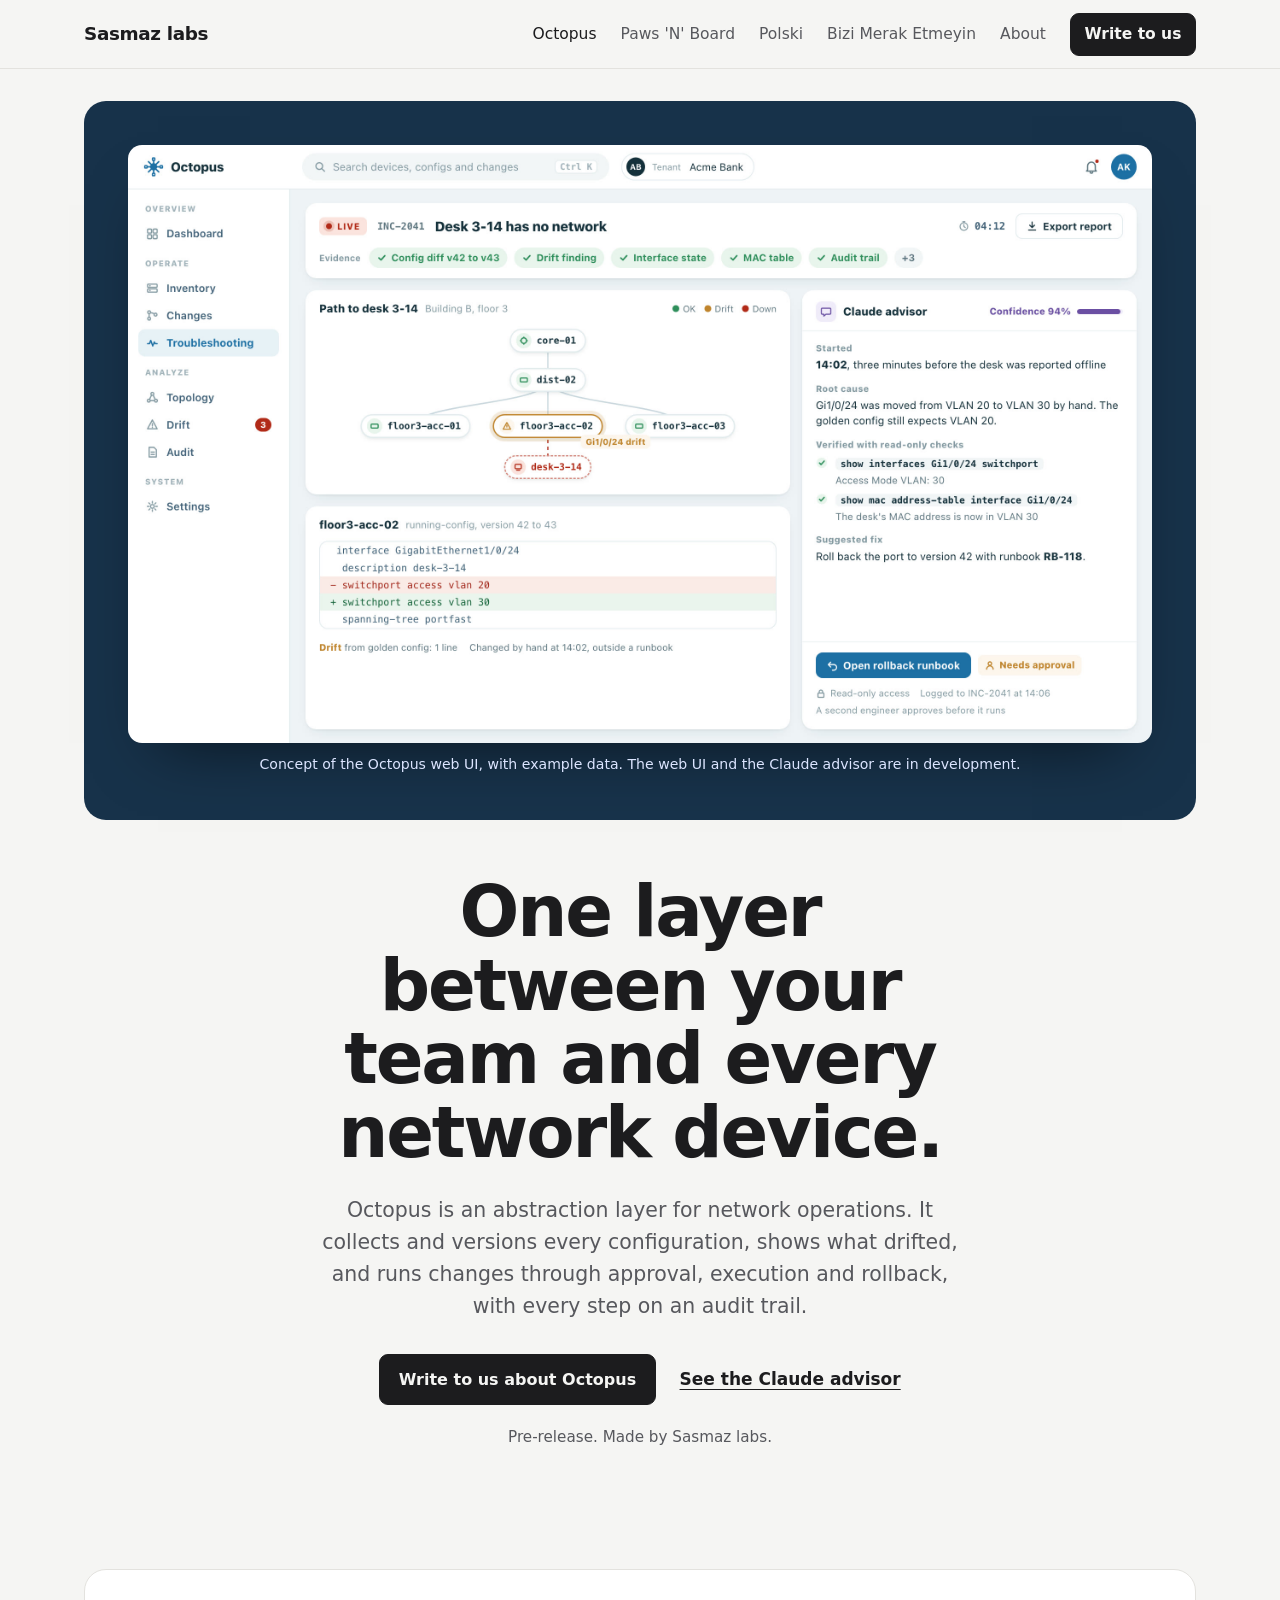
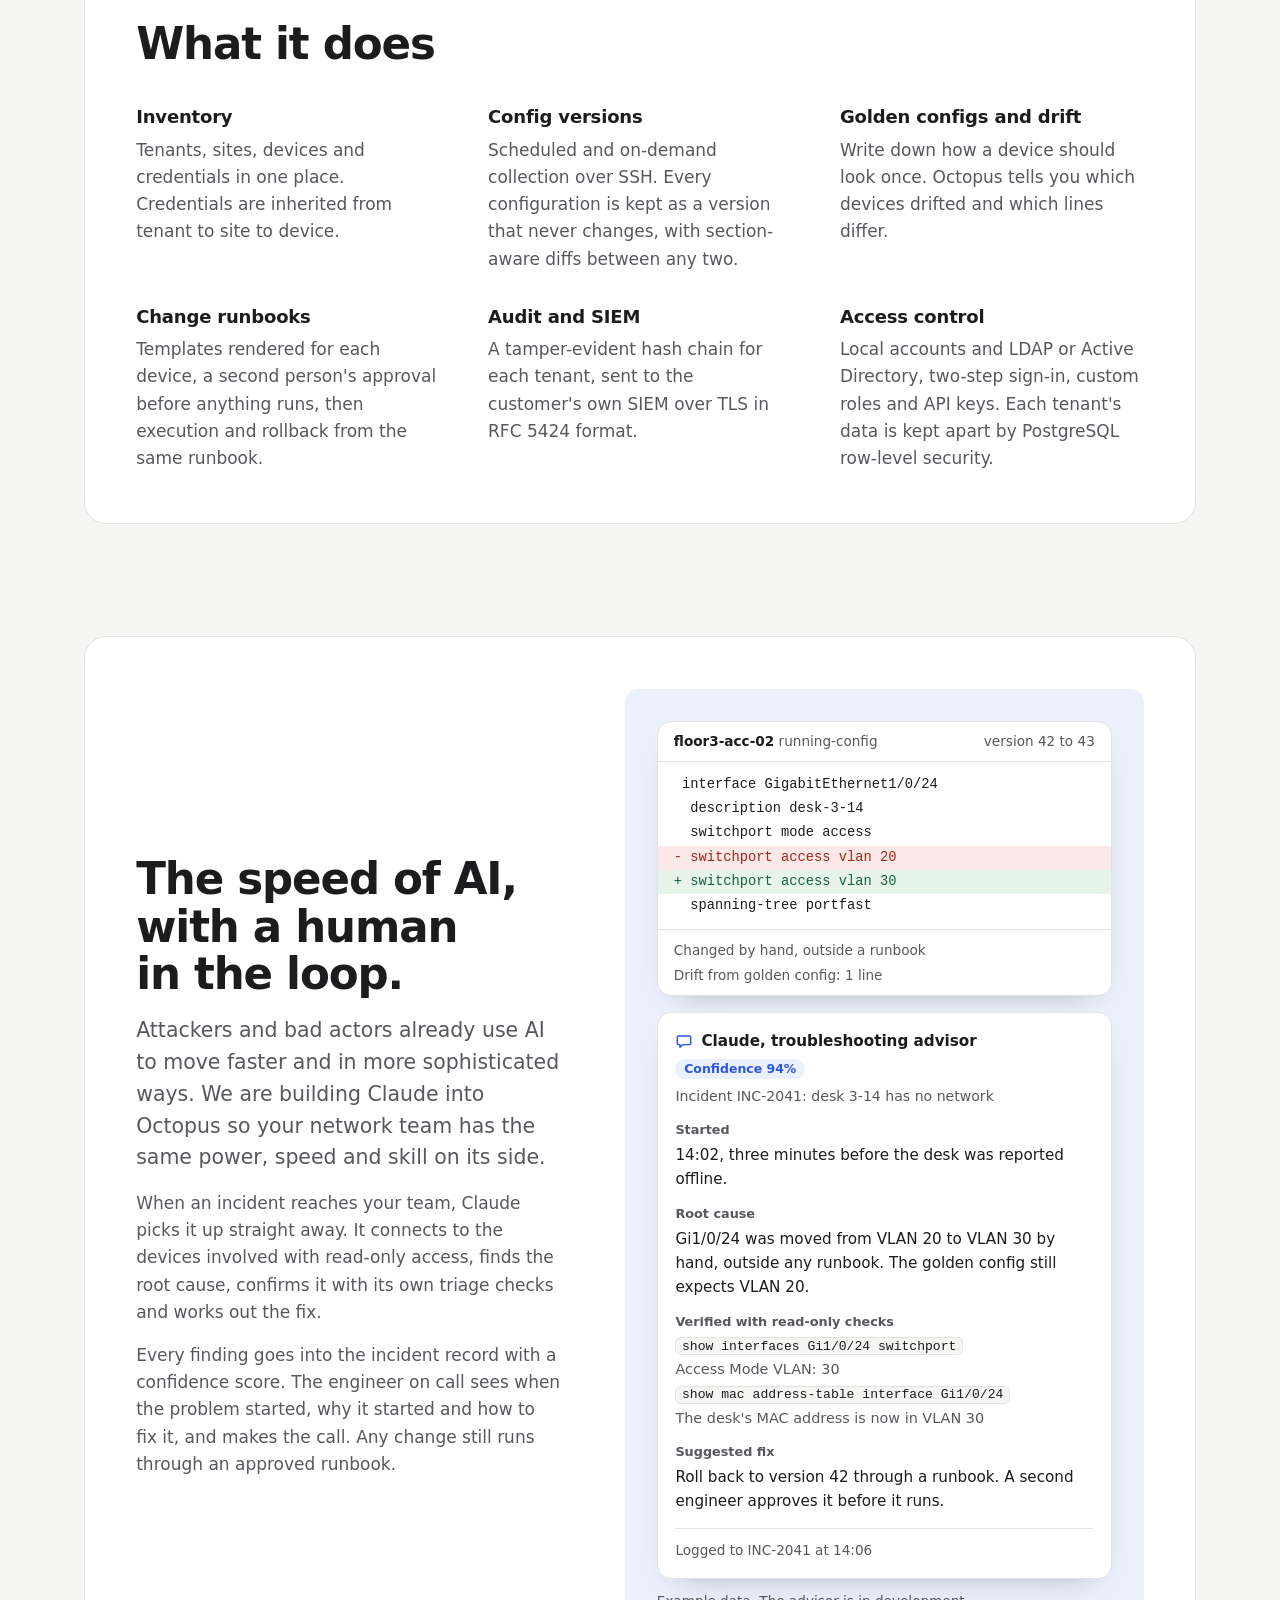
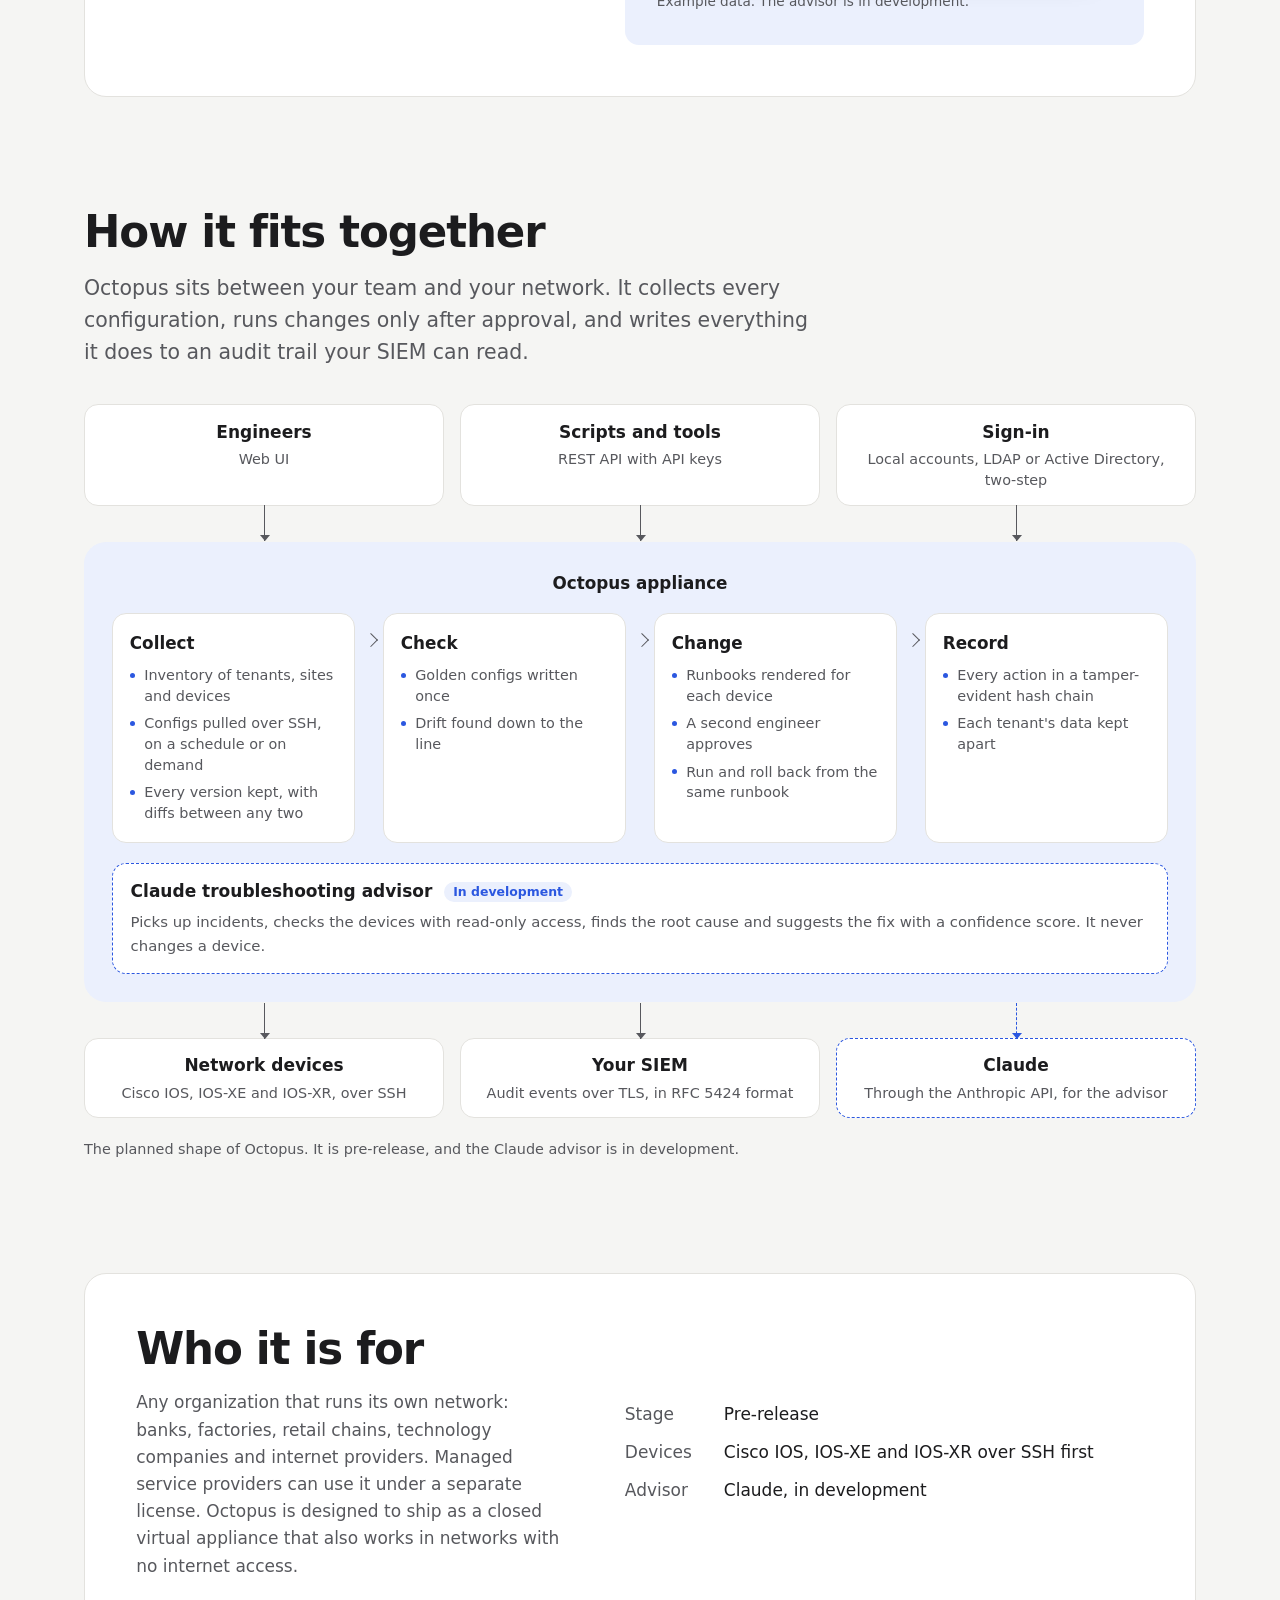
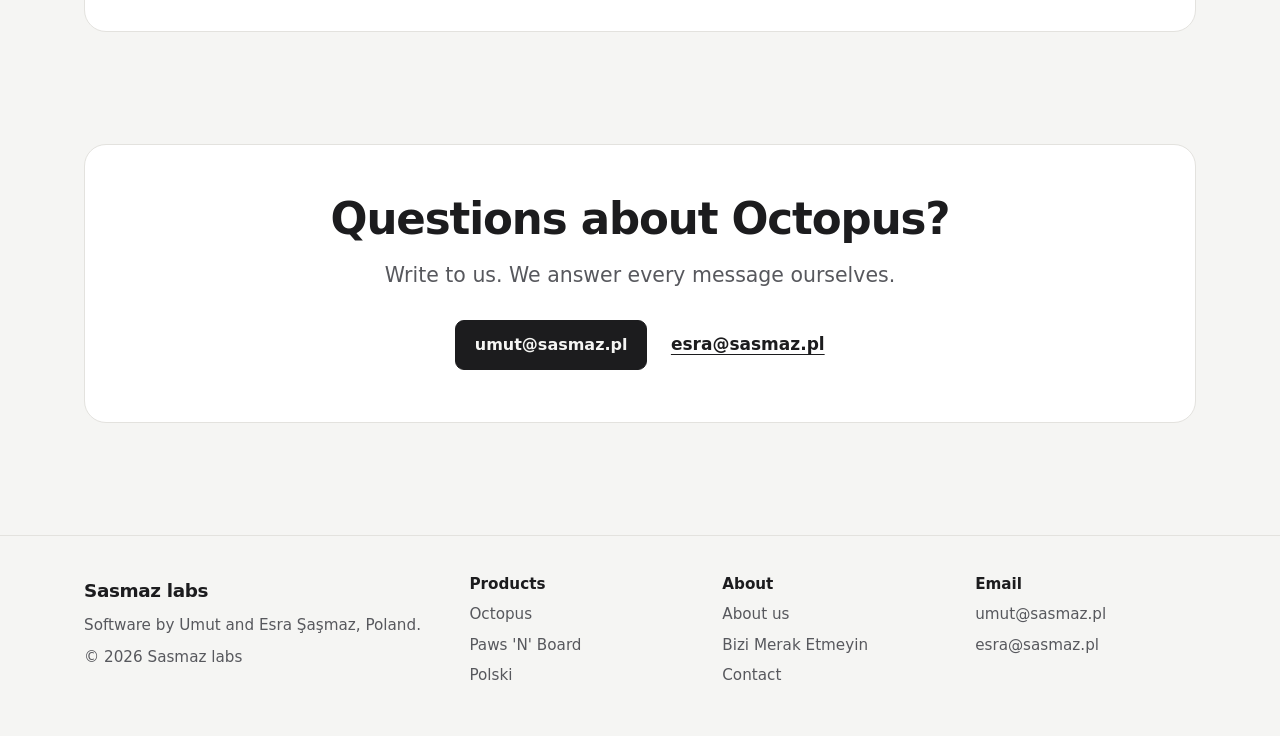
<file: octopus.html>
<!doctype html>
<html lang="en">
<head>
<meta charset="utf-8">
<meta name="viewport" content="width=device-width, initial-scale=1">
<title>Octopus by Sasmaz labs</title>
<meta name="description" content="Octopus versions every network device configuration, detects drift and runs changes as approved, audited runbooks. Claude is being built in as its troubleshooting advisor.">
<link rel="canonical" href="https://sasmaz.pl/octopus.html">
<meta property="og:type" content="website">
<meta property="og:url" content="https://sasmaz.pl/octopus.html">
<meta property="og:site_name" content="Sasmaz labs">
<meta property="og:title" content="Octopus by Sasmaz labs">
<meta property="og:description" content="An abstraction layer for network operations, with Claude as its troubleshooting advisor.">
<meta property="og:image" content="https://sasmaz.pl/og-octopus.jpg">
<meta property="og:image:width" content="1200">
<meta property="og:image:height" content="629">
<meta name="twitter:card" content="summary_large_image">
<link rel="icon" href="data:image/svg+xml,%3Csvg xmlns='http://www.w3.org/2000/svg' viewBox='0 0 32 32'%3E%3Crect width='32' height='32' rx='8' fill='%231C1C1E'/%3E%3Ctext x='16' y='22.5' font-family='system-ui,sans-serif' font-size='19' font-weight='700' text-anchor='middle' fill='%23fff'%3ES%3C/text%3E%3C/svg%3E">
<link rel="stylesheet" href="style.css">
<script type="application/ld+json">
{
  "@context": "https://schema.org",
  "@type": "SoftwareApplication",
  "name": "Octopus",
  "applicationCategory": "BusinessApplication",
  "description": "An abstraction layer for network operations: configuration versioning, drift detection, approved change runbooks, tamper-evident audit, and a Claude troubleshooting advisor.",
  "operatingSystem": "Virtual appliance",
  "url": "https://sasmaz.pl/octopus.html",
  "publisher": { "@type": "Organization", "name": "Sasmaz labs", "url": "https://sasmaz.pl/" }
}
</script>
</head>
<body>
<header class="site-header">
  <div class="wrap">
    <a class="brand" href="index.html">Sasmaz labs</a>
    <nav class="site-nav" aria-label="Main">
      <a href="octopus.html" aria-current="page">Octopus</a>
      <a href="paws.html">Paws 'N' Board</a>
      <a href="polski.html">Polski</a>
      <a href="blog.html">Bizi Merak Etmeyin</a>
      <a href="about.html">About</a>
      <a class="btn btn-small" href="about.html#contact">Write to us</a>
    </nav>
  </div>
</header>

<main>
  <section class="cover wrap" aria-label="Octopus concept">
    <div class="band band-octopus">
      <figure class="shot">
        <img src="octopus-cover.jpg" width="2400" height="1400" alt="Concept of the Octopus troubleshooting screen: a live incident with its collected evidence, the network path with the drifted switch highlighted, the config diff, and the Claude advisor's finding with a confidence score.">
        <figcaption>Concept of the Octopus web UI, with example data. The web UI and the Claude advisor are in development.</figcaption>
      </figure>
    </div>
  </section>

  <section class="hero center wrap after-cover">
    <h1>One layer between your team and every network device.</h1>
    <p class="lede">Octopus is an abstraction layer for network operations. It collects and versions every configuration, shows what drifted, and runs changes through approval, execution and rollback, with every step on an audit trail.</p>
    <div class="actions">
      <a class="btn" href="mailto:umut@sasmaz.pl">Write to us about Octopus</a>
      <a class="text-link" href="#advisor-h">See the Claude advisor</a>
    </div>
    <p class="note">Pre-release. Made by Sasmaz labs.</p>
  </section>

  <section class="section wrap" aria-labelledby="does-h">
    <div class="panel">
      <h2 id="does-h">What it does</h2>
      <div class="cols">
        <div>
          <h3>Inventory</h3>
          <p>Tenants, sites, devices and credentials in one place. Credentials are inherited from tenant to site to device.</p>
        </div>
        <div>
          <h3>Config versions</h3>
          <p>Scheduled and on-demand collection over SSH. Every configuration is kept as a version that never changes, with section-aware diffs between any two.</p>
        </div>
        <div>
          <h3>Golden configs and drift</h3>
          <p>Write down how a device should look once. Octopus tells you which devices drifted and which lines differ.</p>
        </div>
        <div>
          <h3>Change runbooks</h3>
          <p>Templates rendered for each device, a second person's approval before anything runs, then execution and rollback from the same runbook.</p>
        </div>
        <div>
          <h3>Audit and SIEM</h3>
          <p>A tamper-evident hash chain for each tenant, sent to the customer's own SIEM over TLS in RFC 5424 format.</p>
        </div>
        <div>
          <h3>Access control</h3>
          <p>Local accounts and LDAP or Active Directory, two-step sign-in, custom roles and API keys. Each tenant's data is kept apart by PostgreSQL row-level security.</p>
        </div>
      </div>
    </div>
  </section>

  <section class="section wrap" aria-labelledby="advisor-h">
    <div class="panel">
      <div class="split">
        <div class="split-text">
          <h2 id="advisor-h">The speed of AI, with a human in the loop.</h2>
          <p class="lede">Attackers and bad actors already use AI to move faster and in more sophisticated ways. We are building Claude into Octopus so your network team has the same power, speed and skill on its side.</p>
          <p class="muted">When an incident reaches your team, Claude picks it up straight away. It connects to the devices involved with read-only access, finds the root cause, confirms it with its own triage checks and works out the fix.</p>
          <p class="muted">Every finding goes into the incident record with a confidence score. The engineer on call sees when the problem started, why it started and how to fix it, and makes the call. Any change still runs through an approved runbook.</p>
        </div>
        <div class="stage">
          <figure class="diff" aria-label="Example configuration diff">
            <figcaption class="diff-head"><span><b>floor3-acc-02</b> running-config</span><span>version 42 to 43</span></figcaption>
            <pre><code> interface GigabitEthernet1/0/24</code><code>  description desk-3-14</code><code>  switchport mode access</code><code class="del">- switchport access vlan 20</code><code class="add">+ switchport access vlan 30</code><code>  spanning-tree portfast</code></pre>
            <div class="diff-foot"><span>Changed by hand, outside a runbook</span><span>Drift from golden config: 1 line</span></div>
          </figure>
          <div class="advisor">
            <div class="advisor-head">
              <span class="advisor-who"><svg viewBox="0 0 20 20" aria-hidden="true"><path d="M4 4.5h12a1.5 1.5 0 0 1 1.5 1.5v6.5A1.5 1.5 0 0 1 16 14H9l-3.5 3v-3H4a1.5 1.5 0 0 1-1.5-1.5V6A1.5 1.5 0 0 1 4 4.5Z" fill="none" stroke="currentColor" stroke-width="1.6" stroke-linejoin="round"/></svg>Claude, troubleshooting advisor</span>
              <span class="pill">Confidence 94%</span>
            </div>
            <p class="advisor-incident">Incident INC-2041: desk 3-14 has no network</p>
            <dl class="advice">
              <div><dt>Started</dt><dd>14:02, three minutes before the desk was reported offline.</dd></div>
              <div><dt>Root cause</dt><dd>Gi1/0/24 was moved from VLAN 20 to VLAN 30 by hand, outside any runbook. The golden config still expects VLAN 20.</dd></div>
              <div><dt>Verified with read-only checks</dt><dd>
                <code>show interfaces Gi1/0/24 switchport</code><span class="result">Access Mode VLAN: 30</span>
                <code>show mac address-table interface Gi1/0/24</code><span class="result">The desk's MAC address is now in VLAN 30</span>
              </dd></div>
              <div><dt>Suggested fix</dt><dd>Roll back to version 42 through a runbook. A second engineer approves it before it runs.</dd></div>
            </dl>
            <p class="advisor-log">Logged to INC-2041 at 14:06</p>
          </div>
          <p class="example-note">Example data. The advisor is in development.</p>
        </div>
      </div>
    </div>
  </section>

  <section class="section wrap" aria-labelledby="arch-h">
    <div class="head">
      <h2 id="arch-h">How it fits together</h2>
      <p class="lede">Octopus sits between your team and your network. It collects every configuration, runs changes only after approval, and writes everything it does to an audit trail your SIEM can read.</p>
    </div>
    <figure class="arch">
      <div class="arch-row arch-in">
        <div class="node"><b>Engineers</b><span>Web UI</span></div>
        <div class="node"><b>Scripts and tools</b><span>REST API with API keys</span></div>
        <div class="node"><b>Sign-in</b><span>Local accounts, LDAP or Active Directory, two&#8209;step</span></div>
      </div>
      <div class="arch-core">
        <p class="arch-title">Octopus appliance</p>
        <ol class="flow">
          <li class="flow-step"><b>Collect</b>
            <ul><li>Inventory of tenants, sites and devices</li><li>Configs pulled over SSH, on a schedule or on demand</li><li>Every version kept, with diffs between any two</li></ul>
          </li>
          <li class="flow-step"><b>Check</b>
            <ul><li>Golden configs written once</li><li>Drift found down to the line</li></ul>
          </li>
          <li class="flow-step"><b>Change</b>
            <ul><li>Runbooks rendered for each device</li><li>A second engineer approves</li><li>Run and roll back from the same runbook</li></ul>
          </li>
          <li class="flow-step"><b>Record</b>
            <ul><li>Every action in a tamper-evident hash chain</li><li>Each tenant's data kept apart</li></ul>
          </li>
        </ol>
        <div class="flow-advisor">
          <b>Claude troubleshooting advisor</b><span class="pill">In development</span>
          <p>Picks up incidents, checks the devices with read-only access, finds the root cause and suggests the fix with a confidence score. It never changes a device.</p>
        </div>
      </div>
      <div class="arch-row arch-out">
        <div class="node"><b>Network devices</b><span>Cisco IOS, IOS-XE and IOS-XR, over SSH</span></div>
        <div class="node"><b>Your SIEM</b><span>Audit events over TLS, in RFC 5424 format</span></div>
        <div class="node node-claude"><b>Claude</b><span>Through the Anthropic API, for the advisor</span></div>
      </div>
      <figcaption>The planned shape of Octopus. It is pre-release, and the Claude advisor is in development.</figcaption>
    </figure>
  </section>

  <section class="section wrap" aria-labelledby="who-h">
    <div class="panel">
      <div class="split">
        <div class="split-text">
          <h2 id="who-h">Who it is for</h2>
          <p class="muted">Any organization that runs its own network: banks, factories, retail chains, technology companies and internet providers. Managed service providers can use it under a separate license. Octopus is designed to ship as a closed virtual appliance that also works in networks with no internet access.</p>
        </div>
        <dl class="facts">
          <dt>Stage</dt><dd>Pre-release</dd>
          <dt>Devices</dt><dd>Cisco IOS, IOS-XE and IOS-XR over SSH first</dd>
          <dt>Advisor</dt><dd>Claude, in development</dd>
        </dl>
      </div>
    </div>
  </section>

  <section class="section wrap" aria-labelledby="hello-h">
    <div class="panel center">
      <h2 id="hello-h">Questions about Octopus?</h2>
      <p class="lede">Write to us. We answer every message ourselves.</p>
      <div class="actions">
        <a class="btn" href="mailto:umut@sasmaz.pl">umut@sasmaz.pl</a>
        <a class="text-link" href="mailto:esra@sasmaz.pl">esra@sasmaz.pl</a>
      </div>
    </div>
  </section>
</main>

<footer class="site-footer">
  <div class="wrap footer-grid">
    <div class="footer-brand">
      <a class="brand" href="index.html">Sasmaz labs</a>
      <p>Software by Umut and Esra Şaşmaz, Poland.</p>
      <p>© 2026 Sasmaz labs</p>
    </div>
    <nav aria-label="Products">
      <h2>Products</h2>
      <ul><li><a href="octopus.html">Octopus</a></li><li><a href="paws.html">Paws 'N' Board</a></li><li><a href="polski.html">Polski</a></li></ul>
    </nav>
    <nav aria-label="About">
      <h2>About</h2>
      <ul><li><a href="about.html">About us</a></li><li><a href="blog.html">Bizi Merak Etmeyin</a></li><li><a href="about.html#contact">Contact</a></li></ul>
    </nav>
    <div>
      <h2>Email</h2>
      <ul><li><a href="mailto:umut@sasmaz.pl">umut@sasmaz.pl</a></li><li><a href="mailto:esra@sasmaz.pl">esra@sasmaz.pl</a></li></ul>
    </div>
  </div>
</footer>
</body>
</html>
</file>
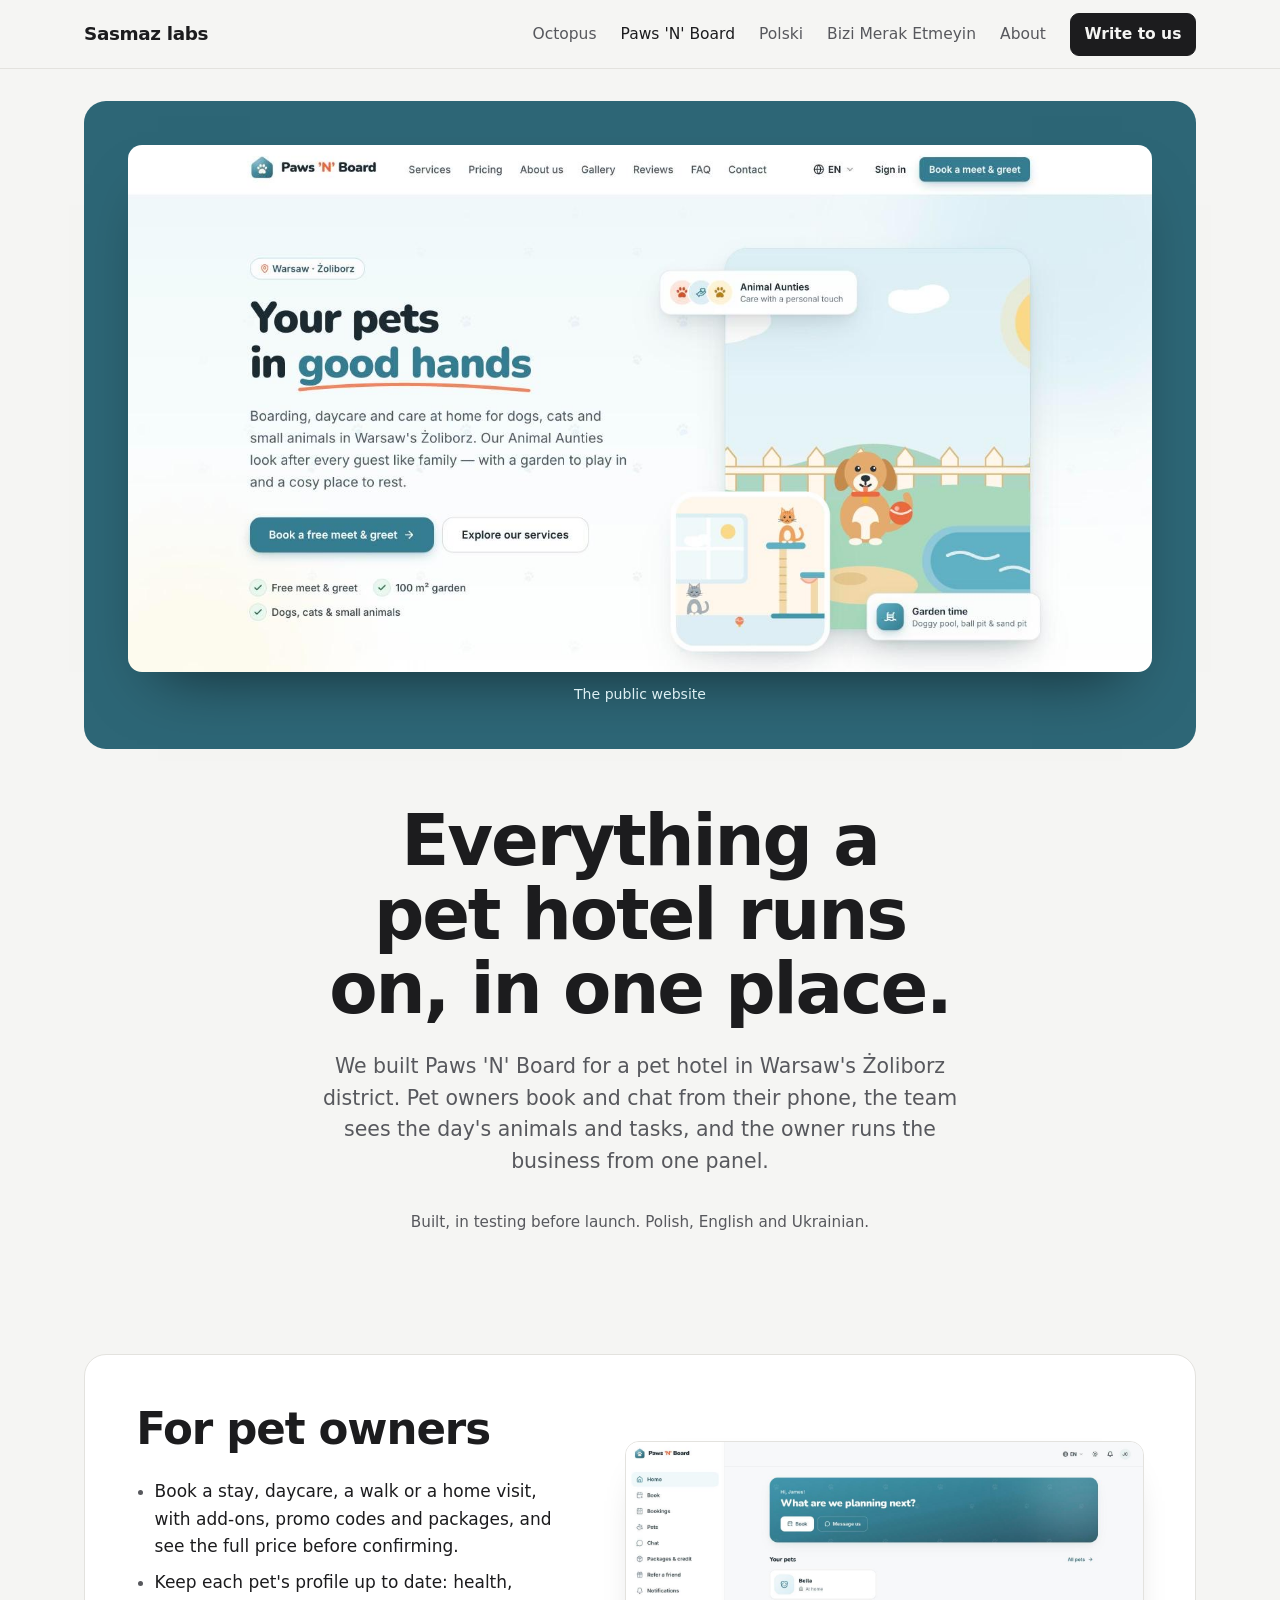
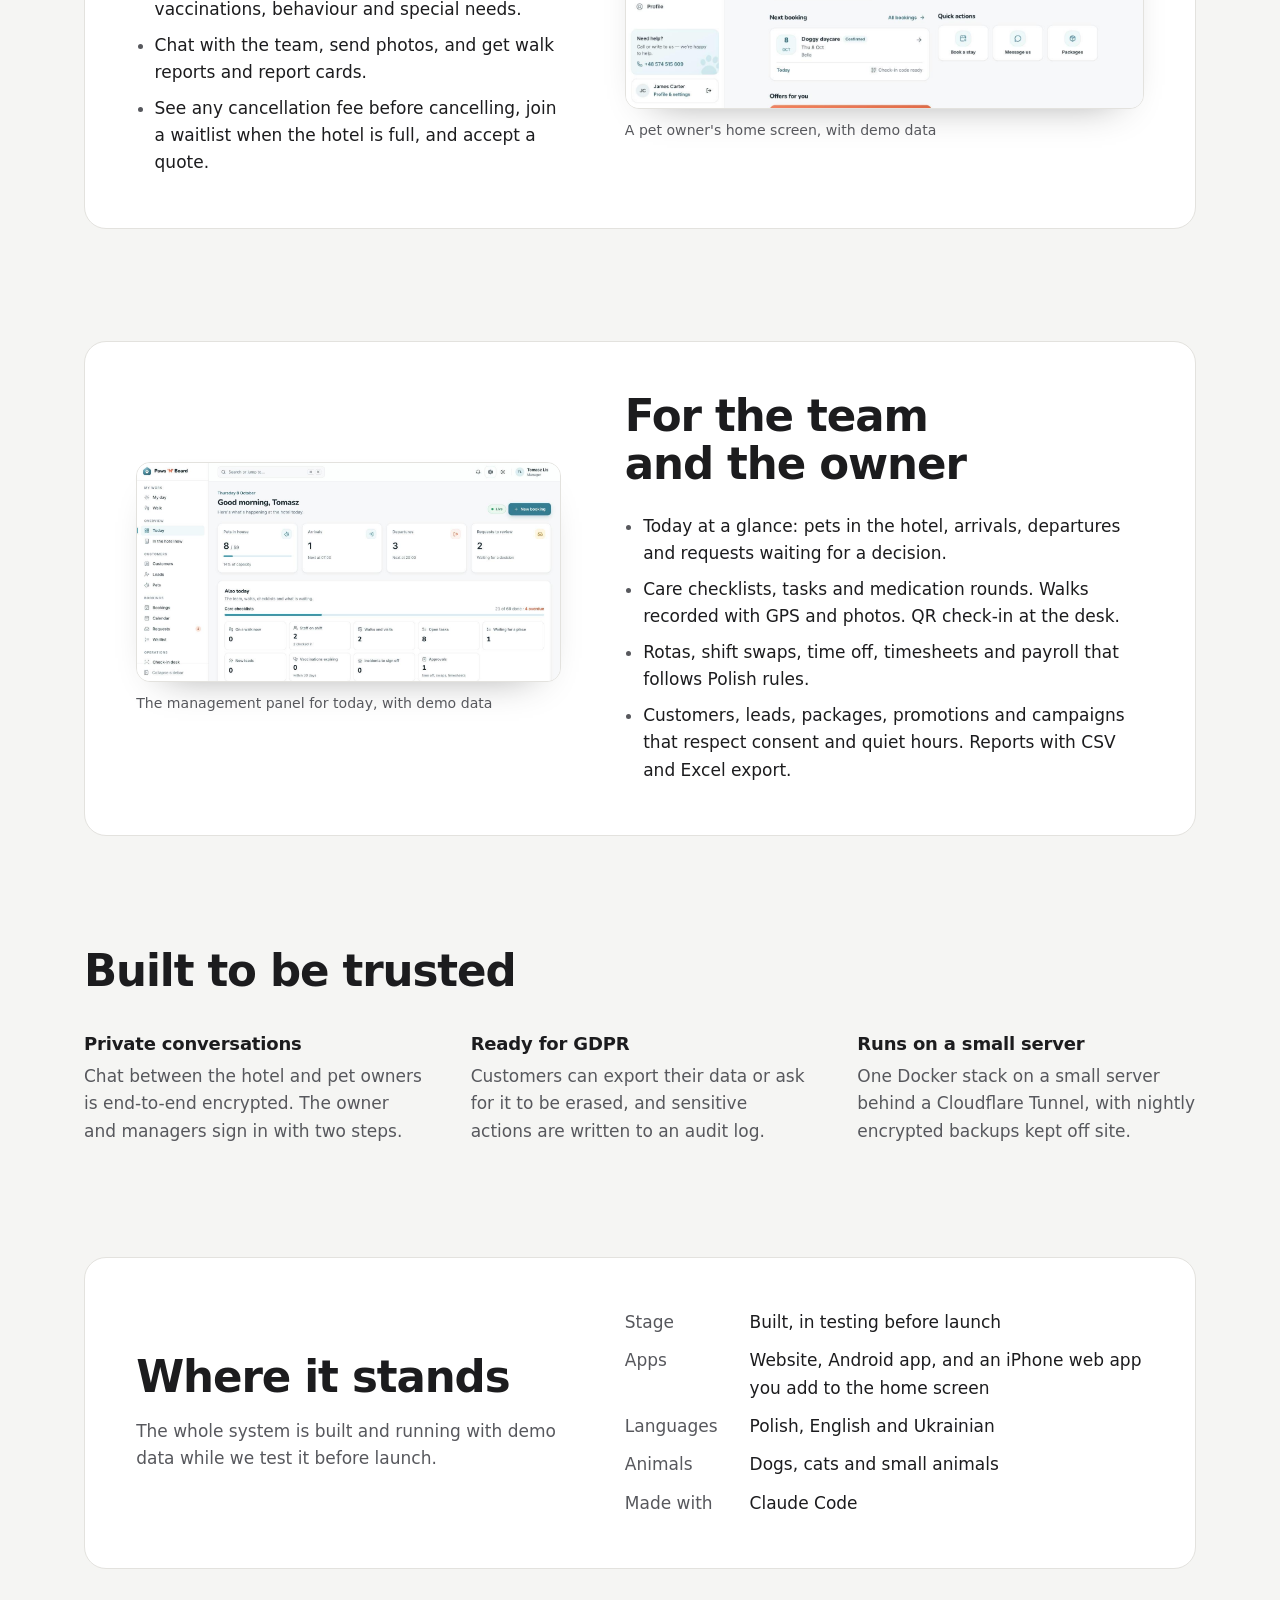
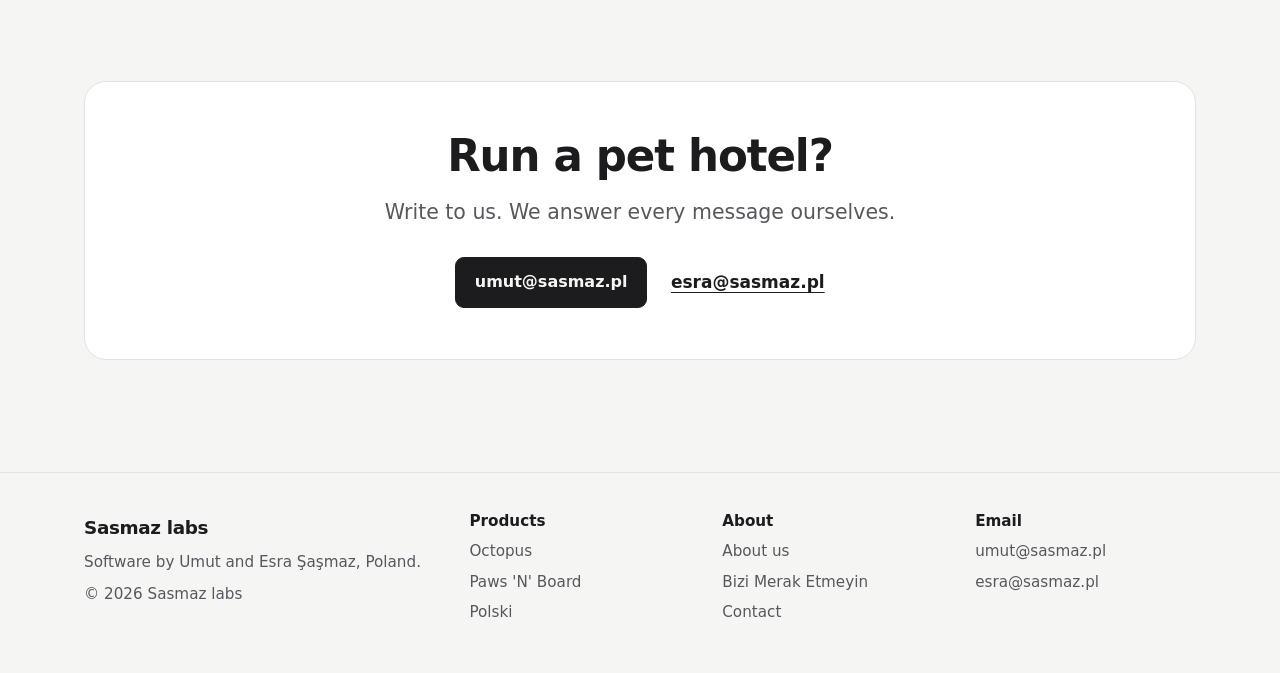
<file: paws.html>
<!doctype html>
<html lang="en">
<head>
<meta charset="utf-8">
<meta name="viewport" content="width=device-width, initial-scale=1">
<title>Paws 'N' Board by Sasmaz labs</title>
<meta name="description" content="Paws 'N' Board is the pet hotel platform Sasmaz labs built: a public website, an app for pet owners and staff, and a management panel, in Polish, English and Ukrainian.">
<link rel="canonical" href="https://sasmaz.pl/paws.html">
<meta property="og:type" content="website">
<meta property="og:url" content="https://sasmaz.pl/paws.html">
<meta property="og:site_name" content="Sasmaz labs">
<meta property="og:title" content="Paws 'N' Board by Sasmaz labs">
<meta property="og:description" content="Everything a pet hotel runs on, in one place.">
<meta property="og:image" content="https://sasmaz.pl/paws-website.jpg">
<meta property="og:image:width" content="1512">
<meta property="og:image:height" content="778">
<meta name="twitter:card" content="summary_large_image">
<link rel="icon" href="data:image/svg+xml,%3Csvg xmlns='http://www.w3.org/2000/svg' viewBox='0 0 32 32'%3E%3Crect width='32' height='32' rx='8' fill='%231C1C1E'/%3E%3Ctext x='16' y='22.5' font-family='system-ui,sans-serif' font-size='19' font-weight='700' text-anchor='middle' fill='%23fff'%3ES%3C/text%3E%3C/svg%3E">
<link rel="stylesheet" href="style.css">
<script type="application/ld+json">
{
  "@context": "https://schema.org",
  "@type": "SoftwareApplication",
  "name": "Paws 'N' Board",
  "applicationCategory": "BusinessApplication",
  "operatingSystem": "Web, Android",
  "url": "https://sasmaz.pl/paws.html",
  "description": "Pet hotel platform: public website, an app for pet owners and staff, and a management panel, in Polish, English and Ukrainian.",
  "publisher": {
    "@type": "Organization",
    "name": "Sasmaz labs",
    "url": "https://sasmaz.pl/"
  }
}
</script>
</head>
<body>
<header class="site-header">
  <div class="wrap">
    <a class="brand" href="index.html">Sasmaz labs</a>
    <nav class="site-nav" aria-label="Main">
      <a href="octopus.html">Octopus</a>
      <a href="paws.html" aria-current="page">Paws 'N' Board</a>
      <a href="polski.html">Polski</a>
      <a href="blog.html">Bizi Merak Etmeyin</a>
      <a href="about.html">About</a>
      <a class="btn btn-small" href="about.html#contact">Write to us</a>
    </nav>
  </div>
</header>

<main>
  <section class="cover wrap" aria-label="The public website">
    <div class="band">
      <figure class="shot">
        <img src="paws-website.jpg" width="1512" height="778" alt="The Paws 'N' Board public website, offering boarding, daycare and care at home for dogs, cats and small animals.">
        <figcaption>The public website</figcaption>
      </figure>
    </div>
  </section>

  <section class="hero center wrap after-cover">
    <h1>Everything a pet hotel runs on, in one place.</h1>
    <p class="lede">We built Paws 'N' Board for a pet hotel in Warsaw's Żoliborz district. Pet owners book and chat from their phone, the team sees the day's animals and tasks, and the owner runs the business from one panel.</p>
    <p class="note">Built, in testing before launch. Polish, English and Ukrainian.</p>
  </section>

  <section class="section wrap" aria-labelledby="owners-h">
    <div class="panel">
      <div class="split">
        <div class="split-text">
          <h2 id="owners-h">For pet owners</h2>
          <ul class="list">
            <li>Book a stay, daycare, a walk or a home visit, with add-ons, promo codes and packages, and see the full price before confirming.</li>
            <li>Keep each pet's profile up to date: health, vaccinations, behaviour and special needs.</li>
            <li>Chat with the team, send photos, and get walk reports and report cards.</li>
            <li>See any cancellation fee before cancelling, join a waitlist when the hotel is full, and accept a quote.</li>
          </ul>
        </div>
        <figure class="shot">
          <img loading="lazy" decoding="async" src="paws-customer.jpg" width="1512" height="778" alt="The pet owner's home screen in Paws 'N' Board, showing their pets, the next booking and quick actions.">
          <figcaption>A pet owner's home screen, with demo data</figcaption>
        </figure>
      </div>
    </div>
  </section>

  <section class="section wrap" aria-labelledby="team-h">
    <div class="panel">
      <div class="split">
        <figure class="shot">
          <img loading="lazy" decoding="async" src="paws-panel.jpg" width="1512" height="778" alt="The Paws 'N' Board management panel for today: pets in the hotel, arrivals, departures, requests and care checklists.">
          <figcaption>The management panel for today, with demo data</figcaption>
        </figure>
        <div class="split-text">
          <h2 id="team-h">For the team and the owner</h2>
          <ul class="list">
            <li>Today at a glance: pets in the hotel, arrivals, departures and requests waiting for a decision.</li>
            <li>Care checklists, tasks and medication rounds. Walks recorded with GPS and photos. QR check-in at the desk.</li>
            <li>Rotas, shift swaps, time off, timesheets and payroll that follows Polish rules.</li>
            <li>Customers, leads, packages, promotions and campaigns that respect consent and quiet hours. Reports with CSV and Excel export.</li>
          </ul>
        </div>
      </div>
    </div>
  </section>

  <section class="section wrap" aria-labelledby="trust-h">
    <h2 id="trust-h">Built to be trusted</h2>
    <div class="cols">
      <div>
        <h3>Private conversations</h3>
        <p>Chat between the hotel and pet owners is end-to-end encrypted. The owner and managers sign in with two steps.</p>
      </div>
      <div>
        <h3>Ready for GDPR</h3>
        <p>Customers can export their data or ask for it to be erased, and sensitive actions are written to an audit log.</p>
      </div>
      <div>
        <h3>Runs on a small server</h3>
        <p>One Docker stack on a small server behind a Cloudflare Tunnel, with nightly encrypted backups kept off site.</p>
      </div>
    </div>
  </section>

  <section class="section wrap" aria-labelledby="where-h">
    <div class="panel">
      <div class="split">
        <div class="split-text">
          <h2 id="where-h">Where it stands</h2>
          <p class="muted">The whole system is built and running with demo data while we test it before launch.</p>
        </div>
        <dl class="facts">
          <dt>Stage</dt><dd>Built, in testing before launch</dd>
          <dt>Apps</dt><dd>Website, Android app, and an iPhone web app you add to the home screen</dd>
          <dt>Languages</dt><dd>Polish, English and Ukrainian</dd>
          <dt>Animals</dt><dd>Dogs, cats and small animals</dd>
          <dt>Made with</dt><dd>Claude Code</dd>
        </dl>
      </div>
    </div>
  </section>

  <section class="section wrap" aria-labelledby="hello-h">
    <div class="panel center">
      <h2 id="hello-h">Run a pet hotel?</h2>
      <p class="lede">Write to us. We answer every message ourselves.</p>
      <div class="actions">
        <a class="btn" href="mailto:umut@sasmaz.pl">umut@sasmaz.pl</a>
        <a class="text-link" href="mailto:esra@sasmaz.pl">esra@sasmaz.pl</a>
      </div>
    </div>
  </section>
</main>

<footer class="site-footer">
  <div class="wrap footer-grid">
    <div class="footer-brand">
      <a class="brand" href="index.html">Sasmaz labs</a>
      <p>Software by Umut and Esra Şaşmaz, Poland.</p>
      <p>© 2026 Sasmaz labs</p>
    </div>
    <nav aria-label="Products">
      <h2>Products</h2>
      <ul><li><a href="octopus.html">Octopus</a></li><li><a href="paws.html">Paws 'N' Board</a></li><li><a href="polski.html">Polski</a></li></ul>
    </nav>
    <nav aria-label="About">
      <h2>About</h2>
      <ul><li><a href="about.html">About us</a></li><li><a href="blog.html">Bizi Merak Etmeyin</a></li><li><a href="about.html#contact">Contact</a></li></ul>
    </nav>
    <div>
      <h2>Email</h2>
      <ul><li><a href="mailto:umut@sasmaz.pl">umut@sasmaz.pl</a></li><li><a href="mailto:esra@sasmaz.pl">esra@sasmaz.pl</a></li></ul>
    </div>
  </div>
</footer>
</body>
</html>
</file>
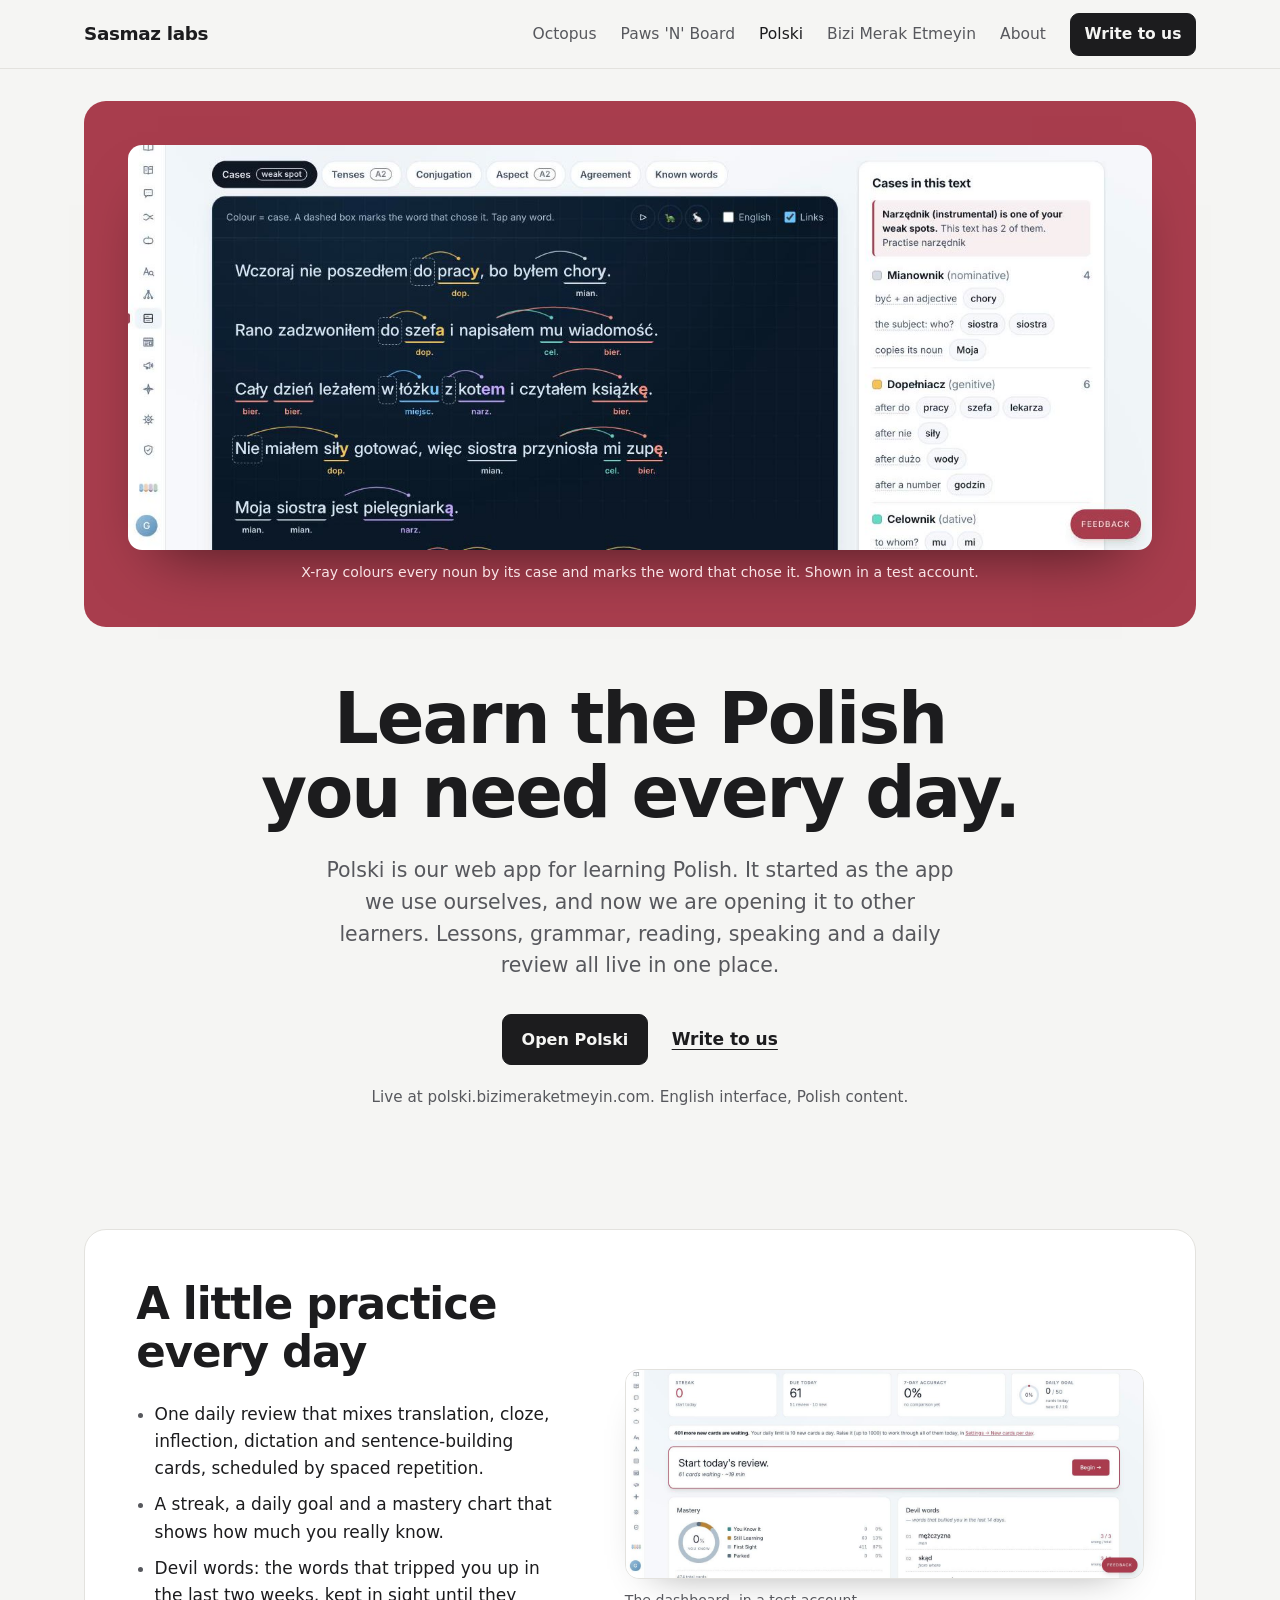
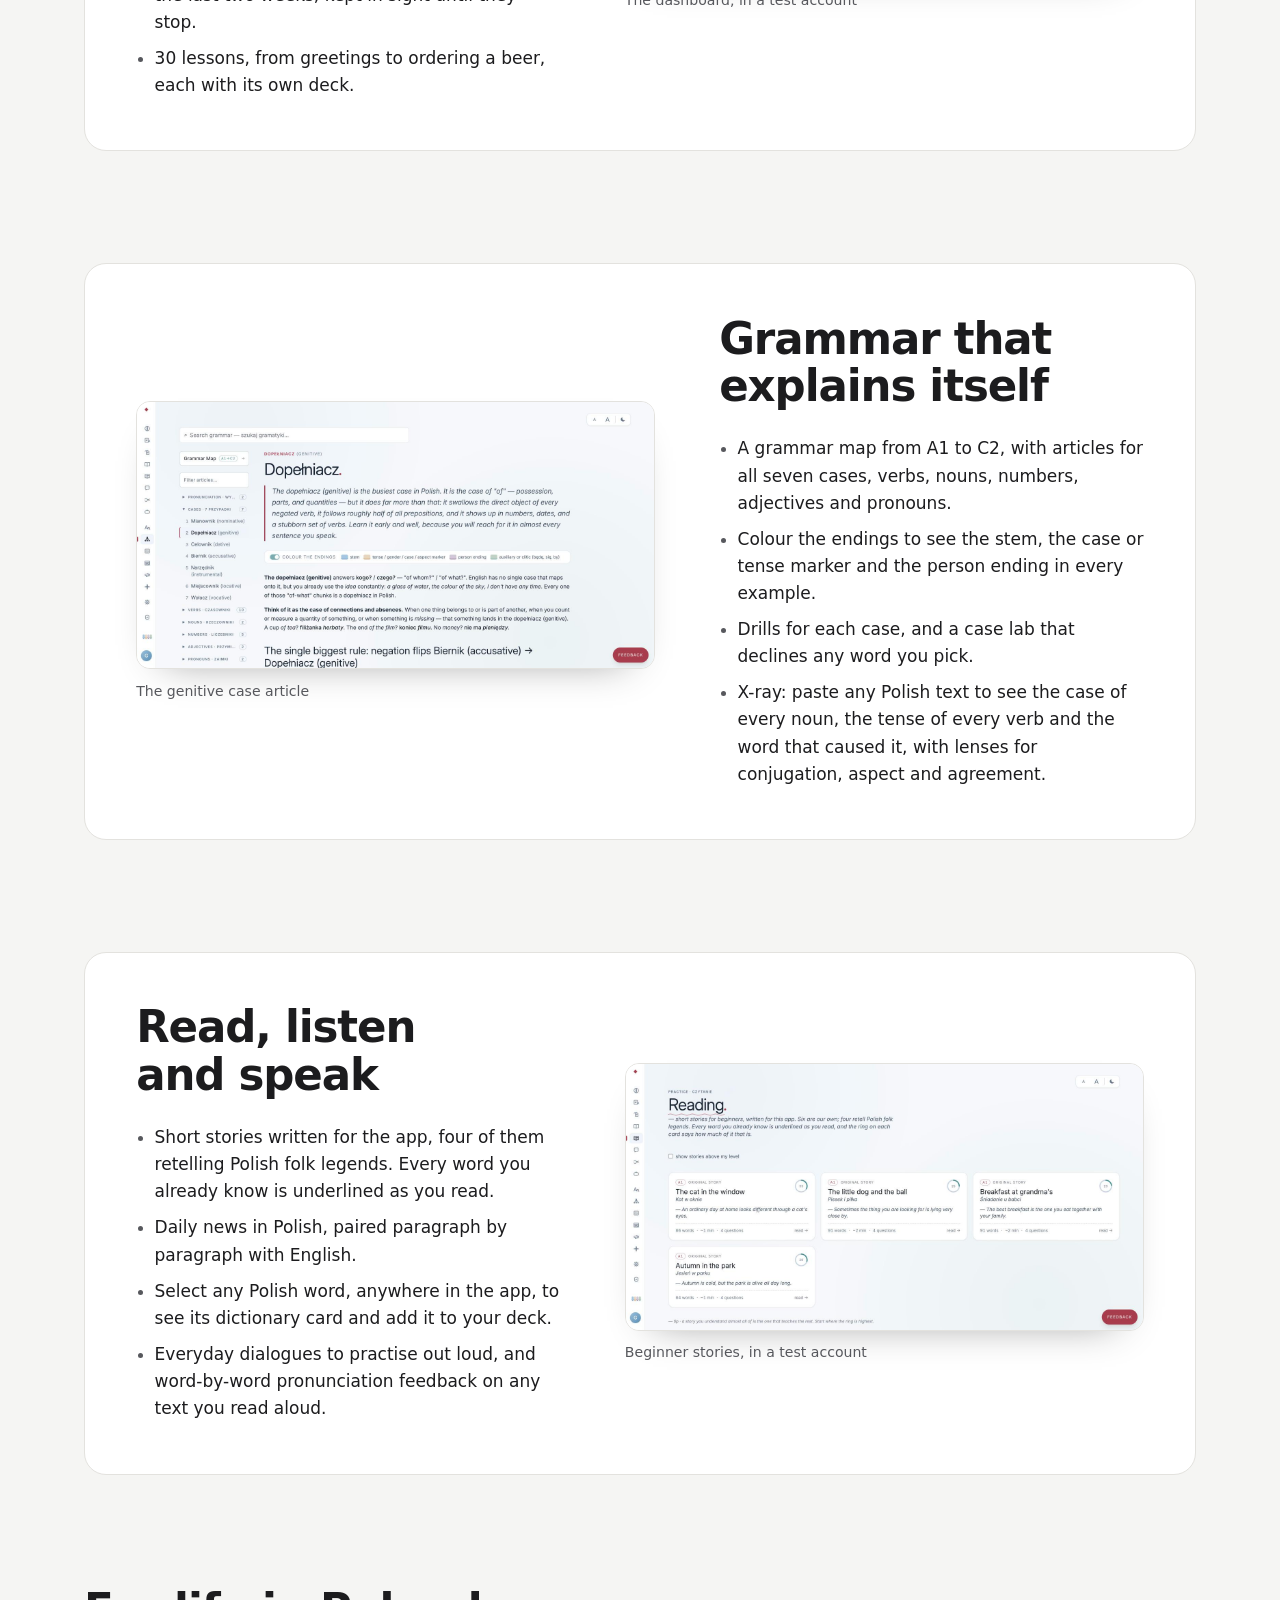
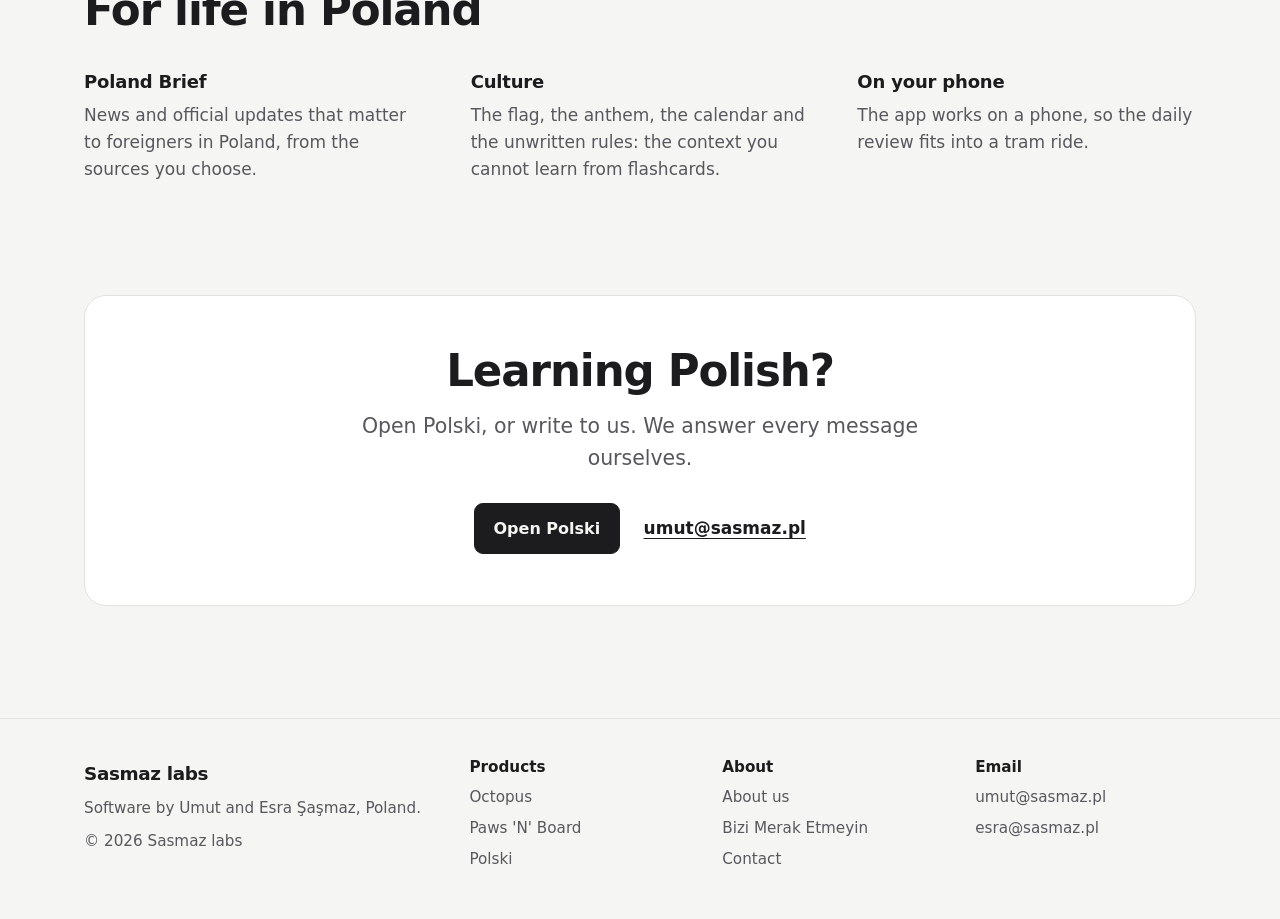
<file: polski.html>
<!doctype html>
<html lang="en">
<head>
<meta charset="utf-8">
<meta name="viewport" content="width=device-width, initial-scale=1">
<title>Polski by Sasmaz labs</title>
<meta name="description" content="Polski is a web app for learning Polish: daily review, lessons, grammar guides for all seven cases, X-ray for any Polish text, reading, news and speaking practice.">
<link rel="canonical" href="https://sasmaz.pl/polski.html">
<meta property="og:type" content="website">
<meta property="og:url" content="https://sasmaz.pl/polski.html">
<meta property="og:site_name" content="Sasmaz labs">
<meta property="og:title" content="Polski by Sasmaz labs">
<meta property="og:description" content="Learn the Polish you need every day.">
<meta property="og:image" content="https://sasmaz.pl/polski-reading.jpg">
<meta property="og:image:width" content="1512">
<meta property="og:image:height" content="778">
<meta name="twitter:card" content="summary_large_image">
<link rel="icon" href="data:image/svg+xml,%3Csvg xmlns='http://www.w3.org/2000/svg' viewBox='0 0 32 32'%3E%3Crect width='32' height='32' rx='8' fill='%231C1C1E'/%3E%3Ctext x='16' y='22.5' font-family='system-ui,sans-serif' font-size='19' font-weight='700' text-anchor='middle' fill='%23fff'%3ES%3C/text%3E%3C/svg%3E">
<link rel="stylesheet" href="style.css">
<script type="application/ld+json">
{
  "@context": "https://schema.org",
  "@type": "SoftwareApplication",
  "name": "Polski",
  "applicationCategory": "EducationalApplication",
  "operatingSystem": "Web",
  "url": "https://polski.bizimeraketmeyin.com/",
  "description": "Web app for learning Polish: daily review, lessons, grammar guides, X-ray for any Polish text, reading and speaking practice.",
  "publisher": {
    "@type": "Organization",
    "name": "Sasmaz labs",
    "url": "https://sasmaz.pl/"
  }
}
</script>
</head>
<body>
<header class="site-header">
  <div class="wrap">
    <a class="brand" href="index.html">Sasmaz labs</a>
    <nav class="site-nav" aria-label="Main">
      <a href="octopus.html">Octopus</a>
      <a href="paws.html">Paws 'N' Board</a>
      <a href="polski.html" aria-current="page">Polski</a>
      <a href="blog.html">Bizi Merak Etmeyin</a>
      <a href="about.html">About</a>
      <a class="btn btn-small" href="about.html#contact">Write to us</a>
    </nav>
  </div>
</header>

<main>
  <section class="cover wrap" aria-label="Polski X-ray">
    <div class="band band-polski">
      <figure class="shot">
        <img src="polski-xray.jpg" width="1512" height="598" alt="Polski X-ray: a short Polish text with each noun underlined in the colour of its case, and a side panel listing the cases found in the text.">
        <figcaption>X-ray colours every noun by its case and marks the word that chose it. Shown in a test account.</figcaption>
      </figure>
    </div>
  </section>

  <section class="hero center wrap after-cover">
    <h1>Learn the Polish you need every day.</h1>
    <p class="lede">Polski is our web app for learning Polish. It started as the app we use ourselves, and now we are opening it to other learners. Lessons, grammar, reading, speaking and a daily review all live in one place.</p>
    <div class="actions">
      <a class="btn" href="https://polski.bizimeraketmeyin.com/">Open Polski</a>
      <a class="text-link" href="about.html#contact">Write to us</a>
    </div>
    <p class="note">Live at polski.bizimeraketmeyin.com. English interface, Polish content.</p>
  </section>

  <section class="section wrap" aria-labelledby="daily-h">
    <div class="panel">
      <div class="split">
        <div class="split-text">
          <h2 id="daily-h">A little practice every day</h2>
          <ul class="list">
            <li>One daily review that mixes translation, cloze, inflection, dictation and sentence-building cards, scheduled by spaced repetition.</li>
            <li>A streak, a daily goal and a mastery chart that shows how much you really know.</li>
            <li>Devil words: the words that tripped you up in the last two weeks, kept in sight until they stop.</li>
            <li>30 lessons, from greetings to ordering a beer, each with its own deck.</li>
          </ul>
        </div>
        <figure class="shot">
          <img loading="lazy" decoding="async" src="polski-dashboard.jpg" width="1512" height="608" alt="The Polski dashboard: streak, cards due today, accuracy, daily goal, the start of today's review, a mastery chart and a list of devil words.">
          <figcaption>The dashboard, in a test account</figcaption>
        </figure>
      </div>
    </div>
  </section>

  <section class="section wrap" aria-labelledby="grammar-h">
    <div class="panel">
      <div class="split rev">
        <div class="split-text">
          <h2 id="grammar-h">Grammar that explains itself</h2>
          <ul class="list">
            <li>A grammar map from A1 to C2, with articles for all seven cases, verbs, nouns, numbers, adjectives and pronouns.</li>
            <li>Colour the endings to see the stem, the case or tense marker and the person ending in every example.</li>
            <li>Drills for each case, and a case lab that declines any word you pick.</li>
            <li>X-ray: paste any Polish text to see the case of every noun, the tense of every verb and the word that caused it, with lenses for conjugation, aspect and agreement.</li>
          </ul>
        </div>
        <figure class="shot">
          <img loading="lazy" decoding="async" src="polski-grammar.jpg" width="1512" height="778" alt="A Polski grammar article about the genitive case, with the list of all seven cases in the sidebar.">
          <figcaption>The genitive case article</figcaption>
        </figure>
      </div>
    </div>
  </section>

  <section class="section wrap" aria-labelledby="read-h">
    <div class="panel">
      <div class="split">
        <div class="split-text">
          <h2 id="read-h">Read, listen and speak</h2>
          <ul class="list">
            <li>Short stories written for the app, four of them retelling Polish folk legends. Every word you already know is underlined as you read.</li>
            <li>Daily news in Polish, paired paragraph by paragraph with English.</li>
            <li>Select any Polish word, anywhere in the app, to see its dictionary card and add it to your deck.</li>
            <li>Everyday dialogues to practise out loud, and word-by-word pronunciation feedback on any text you read aloud.</li>
          </ul>
        </div>
        <figure class="shot">
          <img loading="lazy" decoding="async" src="polski-reading.jpg" width="1512" height="778" alt="The Polski reading page with four beginner stories, each showing how much of it the reader already knows.">
          <figcaption>Beginner stories, in a test account</figcaption>
        </figure>
      </div>
    </div>
  </section>

  <section class="section wrap" aria-labelledby="life-h">
    <h2 id="life-h">For life in Poland</h2>
    <div class="cols">
      <div>
        <h3>Poland Brief</h3>
        <p>News and official updates that matter to foreigners in Poland, from the sources you choose.</p>
      </div>
      <div>
        <h3>Culture</h3>
        <p>The flag, the anthem, the calendar and the unwritten rules: the context you cannot learn from flashcards.</p>
      </div>
      <div>
        <h3>On your phone</h3>
        <p>The app works on a phone, so the daily review fits into a tram ride.</p>
      </div>
    </div>
  </section>

  <section class="section wrap" aria-labelledby="hello-h">
    <div class="panel center">
      <h2 id="hello-h">Learning Polish?</h2>
      <p class="lede">Open Polski, or write to us. We answer every message ourselves.</p>
      <div class="actions">
        <a class="btn" href="https://polski.bizimeraketmeyin.com/">Open Polski</a>
        <a class="text-link" href="mailto:umut@sasmaz.pl">umut@sasmaz.pl</a>
      </div>
    </div>
  </section>
</main>

<footer class="site-footer">
  <div class="wrap footer-grid">
    <div class="footer-brand">
      <a class="brand" href="index.html">Sasmaz labs</a>
      <p>Software by Umut and Esra Şaşmaz, Poland.</p>
      <p>© 2026 Sasmaz labs</p>
    </div>
    <nav aria-label="Products">
      <h2>Products</h2>
      <ul><li><a href="octopus.html">Octopus</a></li><li><a href="paws.html">Paws 'N' Board</a></li><li><a href="polski.html">Polski</a></li></ul>
    </nav>
    <nav aria-label="About">
      <h2>About</h2>
      <ul><li><a href="about.html">About us</a></li><li><a href="blog.html">Bizi Merak Etmeyin</a></li><li><a href="about.html#contact">Contact</a></li></ul>
    </nav>
    <div>
      <h2>Email</h2>
      <ul><li><a href="mailto:umut@sasmaz.pl">umut@sasmaz.pl</a></li><li><a href="mailto:esra@sasmaz.pl">esra@sasmaz.pl</a></li></ul>
    </div>
  </div>
</footer>
</body>
</html>
</file>
<file: style.css>
/* Canon company site at Tailscale's craft level: neutral ground, white panels that carry real product evidence,
   near-black type and buttons, one accent per product (Octopus blue, Paws 'N' Board teal from its own UI).
   System sans; monospace only for config and commands. */
:root {
  --ground: #F5F5F3;
  --panel: #FFFFFF;
  --ink: #1C1C1E;
  --ink-2: #57585D;
  --line: #E3E2DE;
  --accent: #2B57E0;
  --accent-soft: #EBF0FD;
  --paws: #2D6676;
  --paws-ink: #264653;
  --polski-ink: #A83D4D;
  --polski-band: #A83D4D;
  --polski-soft: #FBEEF0;
  --blog-ink: #B8295F;
  --blog-band: #B8295F;
  --blog-soft: #FFF2F6;
  --octo-band: #17324A;
  --on-band: #FFFFFF;
  --on-band-2: #DCEFF3;
  --add-bg: #E6F4EA;
  --add-ink: #17643A;
  --del-bg: #FBE9E7;
  --del-ink: #A3261B;
  --font: system-ui, -apple-system, "Segoe UI", Roboto, "Helvetica Neue", Arial, sans-serif;
  --mono: ui-monospace, "SF Mono", Menlo, Consolas, "Liberation Mono", monospace;
  --r-l: 22px;
  --r-m: 14px;
  --r-s: 9px;
}
@media (prefers-color-scheme: dark) {
  :root:not([data-theme="light"]) {
    --ground: #131314; --panel: #1C1C1F; --ink: #F1F1EF; --ink-2: #A9A9A5; --line: #2E2E31;
    --accent: #8AA4FF; --accent-soft: #1B2237; --paws: #264653; --on-band-2: #DCEFF3;
    --polski-ink: #F09AA6; --polski-band: #7A2B38; --polski-soft: #2B171B; --blog-ink: #F48FB1; --blog-band: #7D1F45; --blog-soft: #2B1820; --octo-band: #0F2233;
    --add-bg: #12301E; --add-ink: #8FDDAA; --del-bg: #3A1714; --del-ink: #F4A69C; color-scheme: dark;
  }
}
:root[data-theme="dark"] {
  --ground: #131314; --panel: #1C1C1F; --ink: #F1F1EF; --ink-2: #A9A9A5; --line: #2E2E31;
  --accent: #8AA4FF; --accent-soft: #1B2237; --paws: #264653; --on-band-2: #DCEFF3;
    --polski-ink: #F09AA6; --polski-band: #7A2B38; --polski-soft: #2B171B; --blog-ink: #F48FB1; --blog-band: #7D1F45; --blog-soft: #2B1820; --octo-band: #0F2233;
  --add-bg: #12301E; --add-ink: #8FDDAA; --del-bg: #3A1714; --del-ink: #F4A69C; color-scheme: dark;
}

* { box-sizing: border-box; }
html { -webkit-text-size-adjust: 100%; scrollbar-color: var(--line) var(--ground); }
body { margin: 0; background: var(--ground); color: var(--ink); font: 400 1.0625rem/1.6 var(--font); caret-color: var(--accent); }
::selection { background: color-mix(in srgb, var(--accent) 24%, transparent); }
img { max-width: 100%; height: auto; display: block; }
a { color: inherit; text-underline-offset: 0.22em; text-decoration-thickness: 1px; }
a:hover { text-decoration-thickness: 2px; }
:focus-visible { outline: 2px solid var(--accent); outline-offset: 3px; border-radius: 4px; }

.wrap { max-width: 72rem; margin-inline: auto; padding-inline: 1.25rem; }

h1, h2, h3 { margin: 0; text-wrap: balance; }
h1 { font-size: clamp(2.5rem, 5.6vw, 4.4rem); line-height: 1.05; letter-spacing: -0.03em; font-weight: 650; }
h2 { font-size: clamp(1.85rem, 3.4vw, 2.75rem); line-height: 1.1; letter-spacing: -0.025em; font-weight: 650; }
h3 { font-size: 1.125rem; line-height: 1.35; font-weight: 650; letter-spacing: -0.01em; }
p { margin: 0; }
.lede { font-size: clamp(1.1rem, 1.6vw, 1.3rem); line-height: 1.55; color: var(--ink-2); }
.muted { color: var(--ink-2); }
.prose { max-width: 42rem; }
.prose > * + * { margin-top: 1rem; }
.head { max-width: 46rem; }
.head > * + * { margin-top: 1rem; }

/* header */
.site-header { position: sticky; top: 0; z-index: 10; background: var(--ground); border-bottom: 1px solid var(--line); }
.site-header .wrap { display: flex; flex-wrap: wrap; align-items: center; justify-content: space-between; gap: 0.5rem 1.5rem; padding-block: 0.8rem; }
.brand { font-weight: 700; font-size: 1.15rem; letter-spacing: -0.02em; text-decoration: none; }
.site-nav { display: flex; flex-wrap: wrap; align-items: center; gap: 0.25rem 1.5rem; }
.site-nav a { text-decoration: none; color: var(--ink-2); font-size: 0.97rem; }
.site-nav a:hover, .site-nav a[aria-current="page"] { color: var(--ink); }
.site-nav .btn { color: var(--ground); }

/* buttons and links */
.btn { display: inline-flex; align-items: center; padding: 0.72rem 1.15rem; border-radius: var(--r-s); background: var(--ink); color: var(--ground); border: 1px solid var(--ink); font-weight: 600; font-size: 1rem; text-decoration: none; transition: transform 160ms cubic-bezier(.16,1,.3,1); }
.btn:hover { transform: translateY(-1px); }
.btn-small { padding: 0.5rem 0.85rem; font-size: 0.93rem; }
.btn-light { background: var(--on-band); color: var(--paws-ink); border-color: var(--on-band); }
.text-link { font-weight: 600; }
.actions { display: flex; flex-wrap: wrap; align-items: center; gap: 1rem 1.5rem; }
.center { text-align: center; }
.center .actions { justify-content: center; }
.center .lede, .center .head { margin-inline: auto; }

/* hero */
.hero { padding-block: clamp(3.5rem, 9vw, 6.5rem) clamp(2.5rem, 6vw, 4rem); }
.hero h1 { max-width: 16ch; }
.hero .lede { max-width: 40rem; margin-block: 1.5rem 2rem; }
.hero.center h1 { margin-inline: auto; }
.hero .note { margin-top: 1.25rem; font-size: 0.95rem; color: var(--ink-2); }

/* sections, panels, split */
.section { padding-block: clamp(2rem, 5vw, 3.5rem); }
.panel { background: var(--panel); border: 1px solid var(--line); border-radius: var(--r-l); padding: clamp(1.5rem, 4vw, 3.25rem); }
.split { display: grid; grid-template-columns: minmax(0, 0.9fr) minmax(0, 1.1fr); gap: clamp(2rem, 5vw, 4rem); align-items: center; }
.split > * { min-width: 0; }
.split-text > * + * { margin-top: 1rem; }
.split-text .checks, .split-text .list { margin-top: 1.5rem; }
.split-text .actions { margin-top: 1.75rem; }
.checks { list-style: none; margin: 0; padding: 0; display: grid; gap: 0.6rem; }
.checks li { display: grid; grid-template-columns: 20px minmax(0, 1fr); gap: 0.65rem; align-items: start; }
.checks svg { width: 20px; height: 20px; margin-top: 3px; color: var(--accent); }
.list { margin: 0; padding-left: 1.15rem; }
.list li + li { margin-top: 0.55rem; }
.list li::marker { color: var(--ink-2); }
.status { font-size: 0.95rem; color: var(--ink-2); }

/* Octopus evidence: config diff and advisor example on a soft accent stage */
.stage { background: var(--accent-soft); border-radius: var(--r-m); padding: clamp(1rem, 3vw, 2rem); }
.diff { border: 1px solid var(--line); border-radius: var(--r-m); overflow: hidden; background: var(--panel); font: 0.86rem/1.75 var(--mono); font-variant-numeric: tabular-nums; box-shadow: 0 14px 30px -22px rgb(20 30 60 / 0.45); }
.diff-head, .diff-foot { display: flex; flex-wrap: wrap; justify-content: space-between; gap: 0.3rem 1.25rem; padding: 0.6rem 1rem; font: 0.85rem/1.5 var(--font); color: var(--ink-2); }
.diff-head { border-bottom: 1px solid var(--line); }
.diff-foot { border-top: 1px solid var(--line); }
.diff-head b { color: var(--ink); font-weight: 600; }
.diff pre { margin: 0; padding: 0.7rem 0; overflow-x: auto; }
.diff code { display: block; padding: 0 1rem; white-space: pre; }
.diff .del { background: var(--del-bg); color: var(--del-ink); }
.diff .add { background: var(--add-bg); color: var(--add-ink); animation: settle 1.6s cubic-bezier(.16,1,.3,1) 0.6s both; }
@keyframes settle { from { box-shadow: inset 4px 0 0 var(--add-ink); } to { box-shadow: inset 0 0 0 var(--add-ink); } }
.advisor { margin-top: 1rem; border: 1px solid var(--line); border-radius: var(--r-m); padding: 1rem 1.1rem; background: var(--panel); box-shadow: 0 14px 30px -22px rgb(20 30 60 / 0.45); }
.advisor-who { display: flex; align-items: center; gap: 0.5rem; font-weight: 650; font-size: 0.95rem; }
.advisor-who svg { width: 18px; height: 18px; color: var(--accent); flex: none; }
.advisor p { margin-top: 0.45rem; font-size: 0.97rem; }
.advisor code, .prose code { font: 0.86em var(--mono); background: var(--ground); border: 1px solid var(--line); border-radius: 6px; padding: 0.05rem 0.35rem; }
.example-note { margin-top: 0.8rem; font-size: 0.85rem; color: var(--ink-2); }
.advice { margin: 0.8rem 0 0; display: grid; gap: 0.75rem; }
.advice dt { font-size: 0.8rem; font-weight: 600; color: var(--ink-2); }
.advice dd { margin: 0.15rem 0 0; font-size: 0.95rem; }
.advice ul { margin: 0; padding-left: 1.05rem; }
.advice li + li { margin-top: 0.2rem; }
.advice code { display: block; width: fit-content; max-width: 100%; margin-top: 0.3rem; overflow-wrap: anywhere; }

.advice .result { display: block; margin-top: 0.15rem; font-size: 0.9rem; color: var(--ink-2); }
.advisor-head { display: flex; flex-wrap: wrap; align-items: center; justify-content: space-between; gap: 0.4rem 0.75rem; }
.advisor .advisor-incident { margin-top: 0.35rem; font-size: 0.88rem; color: var(--ink-2); }
.advisor .advisor-log { margin-top: 0.9rem; padding-top: 0.7rem; border-top: 1px solid var(--line); font-size: 0.85rem; color: var(--ink-2); }

/* product band */
.band { border-radius: var(--r-l); padding: clamp(2rem, 5vw, 4rem) clamp(1.25rem, 4vw, 3.5rem); background: var(--paws); color: var(--on-band); }
.band .lede, .band .status, .band .shot figcaption { color: var(--on-band-2); }
.band .head { margin-inline: auto; text-align: center; }
.shots { display: grid; grid-template-columns: minmax(0, 1.55fr) minmax(0, 1fr); gap: 1.25rem; margin-top: clamp(2rem, 4vw, 3rem); align-items: end; }
.shot { margin: 0; }
.shot img { border-radius: var(--r-m); background: #fff; box-shadow: 0 24px 48px -26px rgb(0 0 0 / 0.55); }
.shot figcaption { margin-top: 0.65rem; font-size: 0.88rem; color: var(--ink-2); }
.panel .shot img, .section > .shot img { border: 1px solid var(--line); box-shadow: 0 18px 40px -28px rgb(0 0 0 / 0.45); }
/* cover: the product picture opens every product page, the headline follows */
.cover { padding-top: clamp(1rem, 3vw, 2rem); }
.cover .band { padding: clamp(1rem, 3.5vw, 2.75rem); }
.hero.after-cover { padding-top: clamp(2.25rem, 5vw, 3.5rem); }
.band-octopus { background: var(--octo-band); --on-band-2: #DCE5FF; }
.band-polski { background: var(--polski-band); --on-band-2: #F8E3E6; }
.band-blog { background: var(--blog-band); --on-band-2: #FCE6EE; }
.band .head + .shot { margin-top: clamp(2rem, 4vw, 3rem); }
.checks-polski svg { color: var(--polski-ink); }
.checks-blog svg { color: var(--blog-ink); }
.stage-polski { background: var(--polski-soft); }
.stage-blog { background: var(--blog-soft); }
.split.rev .split-text { order: 2; }
.split.rev { grid-template-columns: minmax(0, 1.1fr) minmax(0, 0.9fr); }
.stage .shot + .shot { margin-top: 1.25rem; }
.band-foot { margin-top: 2.25rem; display: flex; flex-wrap: wrap; justify-content: center; align-items: center; gap: 1rem 1.5rem; text-align: center; }

/* people */
.people { display: grid; grid-template-columns: repeat(2, minmax(0, 1fr)); gap: clamp(1.5rem, 4vw, 3rem); margin-top: 2.25rem; }
.person { display: grid; grid-template-columns: 56px minmax(0, 1fr); gap: 1rem; align-items: start; }
.person > div > * + * { margin-top: 0.6rem; }
.person .role { margin-top: 0.15rem; color: var(--ink-2); }
.avatar { width: 56px; height: 56px; border-radius: 50%; display: grid; place-items: center; font-weight: 700; letter-spacing: -0.02em; background: var(--ink); color: var(--ground); }

/* text columns, not cards */
.cols { display: grid; grid-template-columns: repeat(3, minmax(0, 1fr)); gap: 2rem clamp(1.5rem, 4vw, 3rem); margin-top: 2.25rem; }
.cols p { margin-top: 0.45rem; color: var(--ink-2); }
.cols-2 { grid-template-columns: repeat(2, minmax(0, 1fr)); max-width: 56rem; }

/* facts */
dl.facts { display: grid; grid-template-columns: max-content minmax(0, 1fr); gap: 0.7rem 2rem; margin: 0; }
dl.facts dt { color: var(--ink-2); }
dl.facts dd { margin: 0; }

/* architecture in HTML, so text stays sharp and themed: team on top, Octopus in the middle, what it connects to below */
.arch { --gap: 2.25rem; margin: 2.25rem 0 0; }
.arch-row { position: relative; display: grid; grid-template-columns: repeat(3, minmax(0, 1fr)); gap: 1rem; }
.arch-in { margin-bottom: var(--gap); }
.arch-out { margin-top: var(--gap); }
.node { position: relative; background: var(--panel); border: 1px solid var(--line); border-radius: var(--r-m); padding: 0.85rem 1rem; text-align: center; }
.node b { display: block; font-weight: 650; }
.node span { display: block; margin-top: 0.2rem; font-size: 0.9rem; line-height: 1.45; color: var(--ink-2); }
.arch-in .node::after, .arch-out .node::before { content: ""; position: absolute; left: 50%; height: var(--gap); border-left: 1.5px solid var(--ink-2); }
.arch-in .node::after { top: 100%; }
.arch-out .node::before { bottom: 100%; }
.arch-in .node::before, .arch-out .node::after { content: ""; position: absolute; left: calc(50% - 4.25px); border: solid transparent; border-width: 6px 5px 0; border-top-color: var(--ink-2); }
.arch-in .node::before { top: calc(100% + var(--gap) - 6px); }
.arch-out .node::after { top: -6px; }
.node-claude { border: 1.5px dashed var(--accent); }
.arch-out .node-claude::before { border-left-style: dashed; border-left-color: var(--accent); }
.arch-out .node-claude::after { border-top-color: var(--accent); }
.arch-core { background: var(--accent-soft); border-radius: var(--r-l); padding: clamp(1rem, 3vw, 1.75rem); }
.arch-title { text-align: center; font-weight: 650; font-size: 1.05rem; margin-bottom: 1rem; }
.flow { list-style: none; margin: 0; padding: 0; display: grid; grid-template-columns: repeat(4, minmax(0, 1fr)); gap: 1.75rem; }
.flow-step { position: relative; background: var(--panel); border: 1px solid var(--line); border-radius: var(--r-m); padding: 1rem 1.05rem 1.1rem; }
.flow-step + .flow-step::before { content: ""; position: absolute; left: -1.15rem; top: 1.35rem; width: 0.55rem; height: 0.55rem; border-top: 1.5px solid var(--ink-2); border-right: 1.5px solid var(--ink-2); transform: rotate(45deg); }
.flow-step b { display: block; font-size: 1.05rem; font-weight: 650; }
.flow-step ul { list-style: none; margin: 0.55rem 0 0; padding: 0; display: grid; gap: 0.4rem; }
.flow-step li { position: relative; padding-left: 0.9rem; font-size: 0.9rem; line-height: 1.45; color: var(--ink-2); }
.flow-step li::before { content: ""; position: absolute; left: 0; top: 0.55em; width: 5px; height: 5px; border-radius: 50%; background: var(--accent); }
.flow-advisor { margin-top: 1.25rem; background: var(--panel); border: 1.5px dashed var(--accent); border-radius: var(--r-m); padding: 0.9rem 1.1rem; display: flex; flex-wrap: wrap; align-items: center; gap: 0.35rem 0.75rem; }
.flow-advisor p { flex-basis: 100%; font-size: 0.93rem; color: var(--ink-2); }
.pill { font-variant-numeric: tabular-nums; font-size: 0.78rem; font-weight: 600; line-height: 1.6; color: var(--accent); background: var(--accent-soft); border-radius: 999px; padding: 0 0.55rem; }
.arch figcaption { margin-top: 1.25rem; font-size: 0.9rem; color: var(--ink-2); }

/* footer */
.site-footer { border-top: 1px solid var(--line); margin-top: clamp(2rem, 5vw, 3.5rem); padding-block: 2.5rem 3rem; color: var(--ink-2); font-size: 0.95rem; }
.footer-grid { display: grid; grid-template-columns: minmax(0, 1.6fr) repeat(3, minmax(0, 1fr)); gap: 2rem; }
.footer-grid h2 { font-size: 0.95rem; letter-spacing: 0; font-weight: 600; color: var(--ink); margin-bottom: 0.6rem; }
.footer-grid ul { list-style: none; margin: 0; padding: 0; display: grid; gap: 0.4rem; }
.footer-grid a { text-decoration: none; }
.footer-grid a:hover { color: var(--ink); text-decoration: underline; }
.footer-brand .brand { color: var(--ink); }
.footer-brand p { margin-top: 0.5rem; max-width: 22rem; }

/* small joins */
[id] { scroll-margin-top: 5rem; }
figure.diff { margin: 0; }
.advisor .advisor-who { margin-top: 0; }
.panel.center .lede { max-width: 36rem; margin-block: 1rem 1.75rem; }
.section > .actions { margin-top: 2rem; }
.band > .shot img { box-shadow: 0 30px 60px -30px rgb(0 0 0 / 0.6); }
.band > .shot figcaption { text-align: center; }

@media (max-width: 820px) {
  .split, .shots, .people, .cols { grid-template-columns: 1fr; }
  .split.rev .split-text { order: 0; }
  .footer-grid { grid-template-columns: repeat(2, minmax(0, 1fr)); }
  .footer-brand { grid-column: 1 / -1; }
  .site-nav .btn { display: none; }
  /* stacked: one connector per row instead of one per node */
  .arch-row { grid-template-columns: 1fr; gap: 0.6rem; }
  .arch-row .node::before, .arch-row .node::after { display: none; }
  .arch-in::after, .arch-out::before { content: ""; position: absolute; left: 50%; height: var(--gap); border-left: 1.5px solid var(--ink-2); }
  .arch-in::after { top: 100%; }
  .arch-out::before { bottom: 100%; }
  .arch-in::before, .arch-out::after { content: ""; position: absolute; left: calc(50% - 4.25px); border: solid transparent; border-width: 6px 5px 0; border-top-color: var(--ink-2); }
  .arch-in::before { top: calc(100% + var(--gap) - 6px); }
  .arch-out::after { top: -6px; }
  .flow { grid-template-columns: 1fr; gap: 1.5rem; }
  .flow-step + .flow-step::before { left: calc(50% - 0.275rem); top: -1.05rem; transform: rotate(135deg); }
}
@media (max-width: 480px) {
  .site-nav { gap: 0.25rem 1rem; }
  .panel { padding: 1.25rem; }
  .stage { padding: 0.75rem; }
  .diff { font-size: 0.78rem; }
  .diff code { padding-inline: 0.75rem; }
}
@media (prefers-reduced-motion: reduce) {
  *, *::before, *::after { animation: none !important; transition: none !important; }
}
</file>
